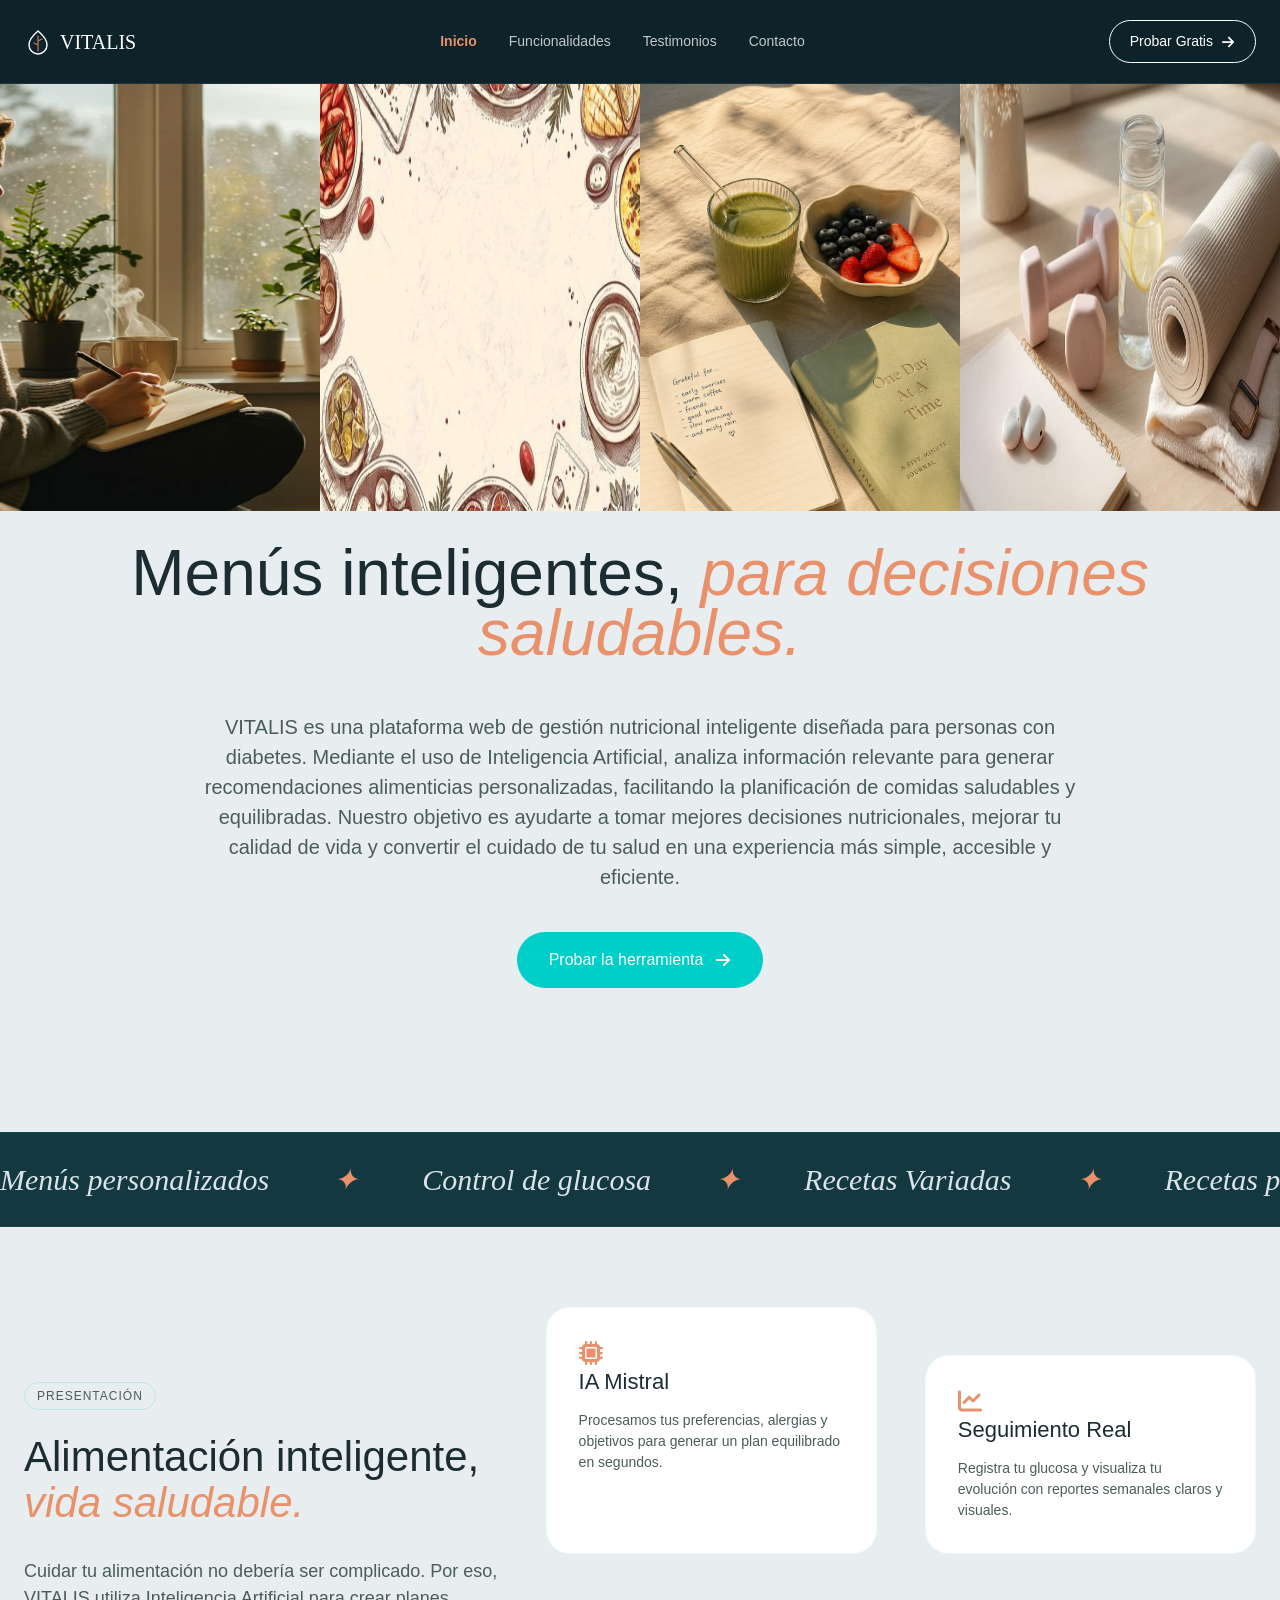
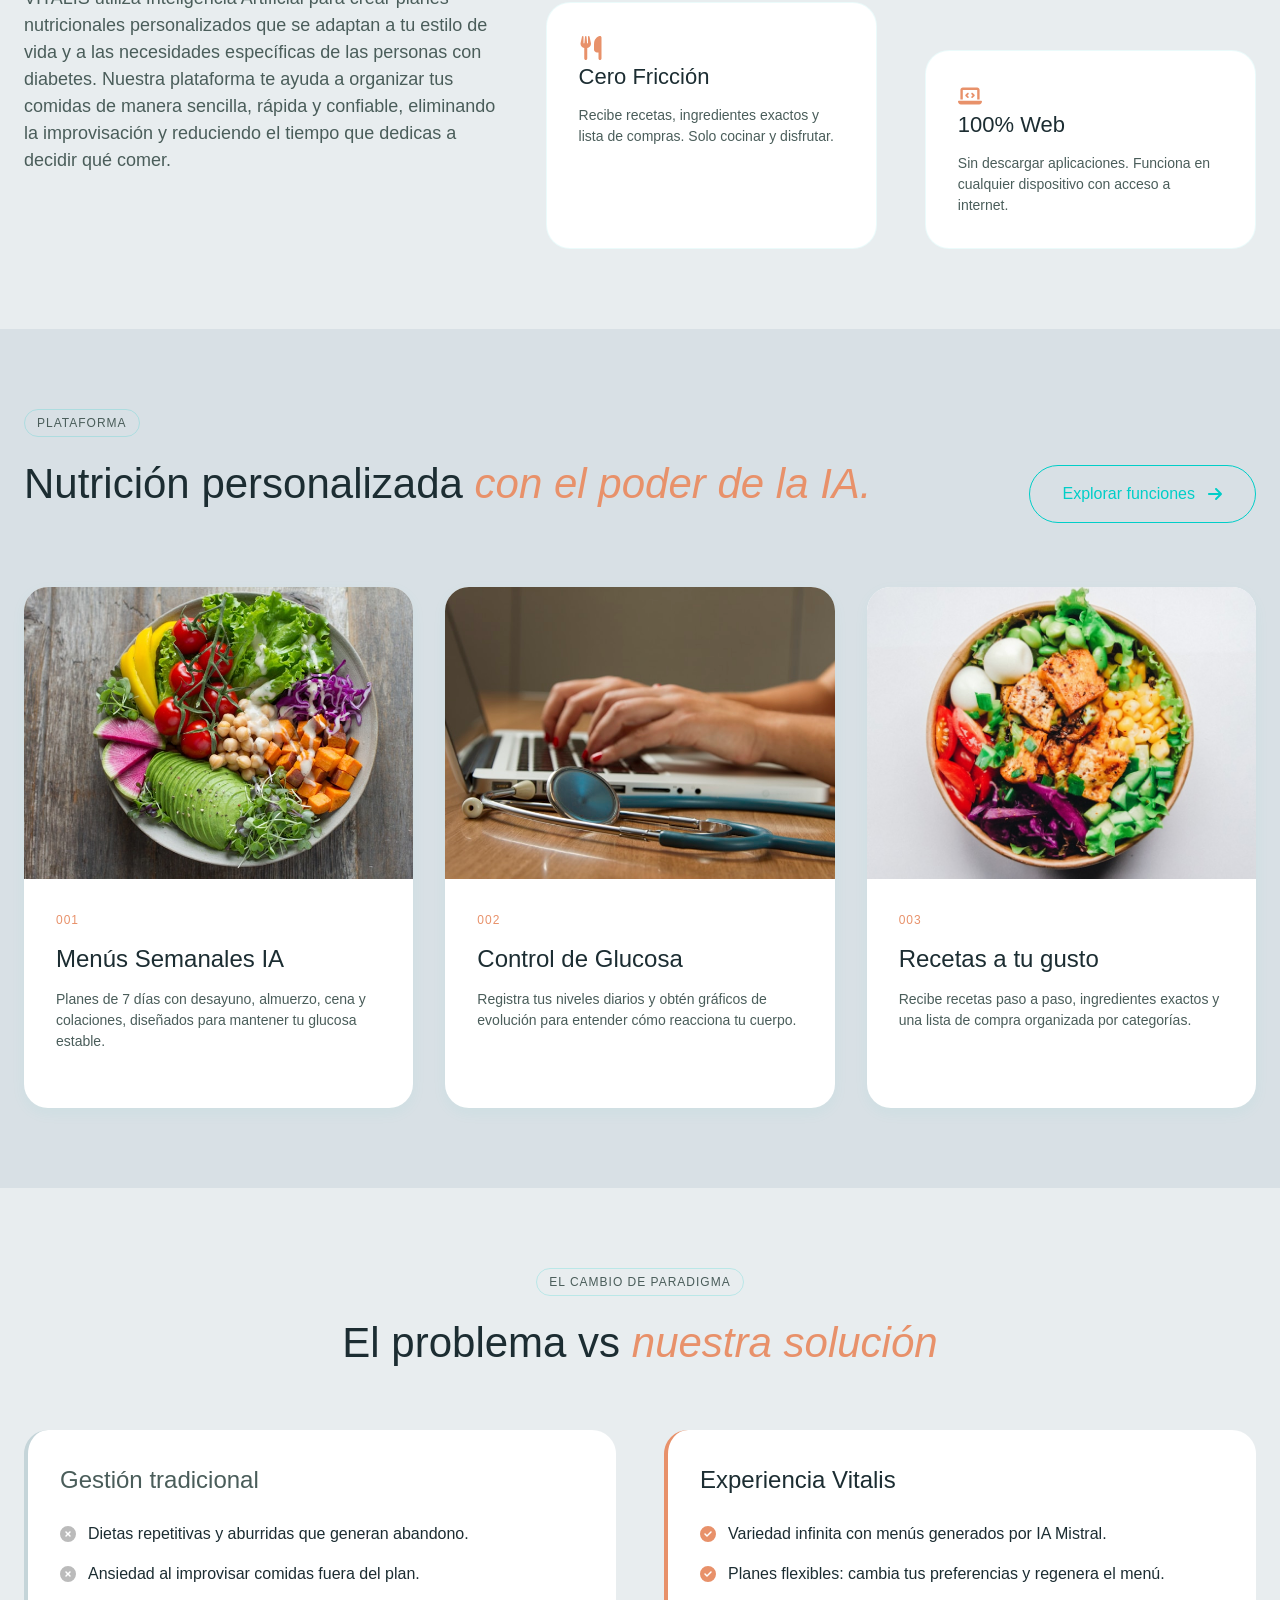
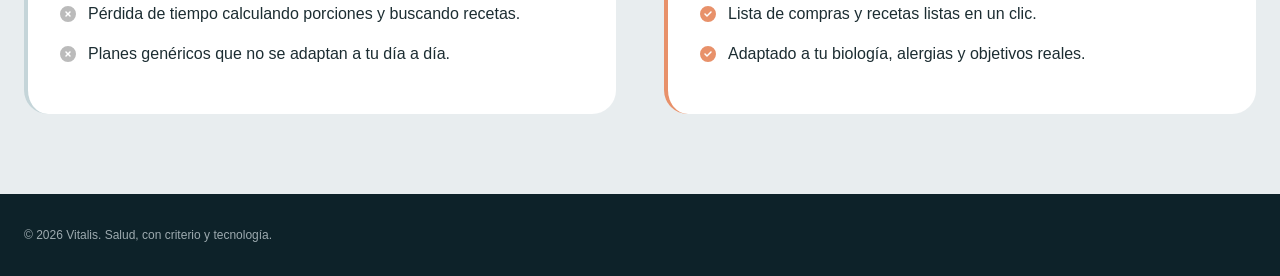
<file: index.html>
<!DOCTYPE html>
<html lang="es">
<head>
<meta charset="UTF-8">
<meta name="viewport" content="width=device-width, initial-scale=1.0">
<title>VITALIS — Gestión Nutricional Inteligente para Diabetes</title>
<link rel="stylesheet" href="estilos/estilos.css">

</head>
<body>

<header class="encabezado">
  <div class="contenedor contenedor-nav">
    <a href="index.html" class="logo">
      <img src="recursos/imagenes/iconos/logo/logo.svg" width="28" height="28" alt="Vitalis">
      <span class="fuente-serif">VITALIS</span>
    </a>
    <nav class="enlaces-nav">
      <a href="index.html" class="activa">Inicio</a>
      <a href="paginas/servicios.html">Funcionalidades</a>
      <a href="paginas/testimonios.html">Testimonios</a>
      <a href="paginas/contacto.html">Contacto</a>
    </nav>
    <a href="paginas/demo.html" class="boton-iniciar-sesion">Probar Gratis <img src="recursos/imagenes/iconos/header/i-arrow-right-header.svg" width="14" height="14" alt="→"></a>
  </div>
</header>

<section class="heroe">
  <div class="carrusel">
      <div class="carrusel__track">
        <!-- copia 1 -->
        <img src="recursos/imagenes/1131177631445539191.jfif" alt="">
        <img src="recursos/imagenes/descargar (1).jfif" alt="">
        <img src="recursos/imagenes/descargar (2).jfif" alt="">
        <img src="recursos/imagenes/Simple Online Income Ideas.jfif" alt="">
        <img src="recursos/imagenes/Unlocking the Mysteries of Spiritual Healing Through the Power of Mediums.jfif" alt="">
        <!-- copia 2 (idéntica, para el bucle sin corte) -->
        <img src="recursos/imagenes/1131177631445539191.jfif" alt="">
        <img src="recursos/imagenes/descargar (1).jfif" alt="">
        <img src="recursos/imagenes/descargar (2).jfif" alt="">
        <img src="recursos/imagenes/Simple Online Income Ideas.jfif" alt="">
        <img src="recursos/imagenes/Unlocking the Mysteries of Spiritual Healing Through the Power of Mediums.jfif" alt="">
      </div>
    </div>

  <div class="contenedor">
    <div class="heroe-titulo">
      <h1>Menús inteligentes, <em>para decisiones saludables.</em></h1>
    </div>

    <div class="heroe-texto">
      <p>VITALIS es una plataforma web de gestión nutricional inteligente diseñada para personas con diabetes. Mediante el uso de Inteligencia Artificial, analiza información relevante para generar recomendaciones alimenticias personalizadas, facilitando la planificación de comidas saludables y equilibradas. Nuestro objetivo es ayudarte a tomar mejores decisiones nutricionales, mejorar tu calidad de vida y convertir el cuidado de tu salud en una experiencia más simple, accesible y eficiente.</p>
    </div>

    <div class="grupo-botones">
      <a href="paginas/demo.html" class="boton boton-primario"><span>Probar la herramienta</span><img src="recursos/imagenes/iconos/primario/i-arrow-right-primary.svg" width="16" height="16" alt="→"></a>

    </div>

  </div>
</section>

<div class="seccion-marquee">
  <div class="marquee">
    <span>Menús personalizados</span><span class="estrella">✦</span><span>Control de glucosa</span><span class="estrella">✦</span><span>Recetas Variadas</span><span class="estrella">✦</span><span>Recetas paso a paso</span><span class="estrella">✦</span>
    <span>Menús personalizados</span><span class="estrella">✦</span><span>Control de glucosa</span><span class="estrella">✦</span><span>Recetas Variadas</span><span class="estrella">✦</span><span>Recetas paso a paso</span><span class="estrella">✦</span>
  </div>
</div>

<section>
  <div class="contenedor malla-2 malla-2--filosofia">
    <div>
      <div class="pastilla">Presentación</div>
      <h2>Alimentación inteligente, <br><em>vida saludable.</em></h2>
      <p class="parrafo-filosofia mt-32">Cuidar tu alimentación no debería ser complicado. Por eso, VITALIS utiliza Inteligencia Artificial para crear planes nutricionales personalizados que se adaptan a tu estilo de vida y a las necesidades específicas de las personas con diabetes. Nuestra plataforma te ayuda a organizar tus comidas de manera sencilla, rápida y confiable, eliminando la improvisación y reduciendo el tiempo que dedicas a decidir qué comer.</p>
    </div>
    <div class="malla-2">
      <div class="tarjeta"><img src="recursos/imagenes/iconos/arcilla/i-microchip-arcilla.svg" width="24" height="24" alt="IA"><h3>IA Mistral</h3><p>Procesamos tus preferencias, alergias y objetivos para generar un plan equilibrado en segundos.</p></div>
      <div class="tarjeta desplazado-top"><img src="recursos/imagenes/iconos/arcilla/i-chart-line-arcilla.svg" width="24" height="24" alt="Seguimiento"><h3>Seguimiento Real</h3><p>Registra tu glucosa y visualiza tu evolución con reportes semanales claros y visuales.</p></div>
      <div class="tarjeta"><img src="recursos/imagenes/iconos/arcilla/i-utensils-arcilla.svg" width="24" height="24" alt="Recetas"><h3>Cero Fricción</h3><p>Recibe recetas, ingredientes exactos y lista de compras. Solo cocinar y disfrutar.</p></div>
      <div class="tarjeta desplazado-top"><img src="recursos/imagenes/iconos/arcilla/i-laptop-code-arcilla.svg" width="24" height="24" alt="Web"><h3>100% Web</h3><p>Sin descargar aplicaciones. Funciona en cualquier dispositivo con acceso a internet.</p></div>
    </div>
  </div>
</section>

<section class="fondo-crema">
  <div class="contenedor">
    <div class="cabecera-flex">
      <div>
        <div class="pastilla">Plataforma</div>
        <h2>Nutrición personalizada <em>con el poder de la IA.</em></h2>
      </div>
      <a href="paginas/servicios.html" class="boton boton-borde-bosque">Explorar funciones <img src="recursos/imagenes/iconos/bosque/i-arrow-right-bosque.svg" width="16" height="16" alt="→"></a>
    </div>
    <div class="malla-3">
      <article class="tarjeta-servicio">
        <div class="envoltura-img"><img src="recursos/imagenes/menus-ia.jpg" alt="Menús IA"></div>
        <div class="cuerpo-servicio">
          <div class="num-servicio">001</div>
          <h3>Menús Semanales IA</h3>
          <p>Planes de 7 días con desayuno, almuerzo, cena y colaciones, diseñados para mantener tu glucosa estable.</p>
        </div>
      </article>
      <article class="tarjeta-servicio">
        <div class="envoltura-img"><img src="recursos/imagenes/heroe-gestion-diabetes.jpg" alt="Control Glucosa"></div>
        <div class="cuerpo-servicio">
          <div class="num-servicio">002</div>
          <h3>Control de Glucosa</h3>
          <p>Registra tus niveles diarios y obtén gráficos de evolución para entender cómo reacciona tu cuerpo.</p>
        </div>
      </article>
      <article class="tarjeta-servicio">
        <div class="envoltura-img"><img src="recursos/imagenes/alimentos-saludables.jpg" alt="Listas de compra"></div>
        <div class="cuerpo-servicio">
          <div class="num-servicio">003</div>
          <h3>Recetas a tu gusto</h3>
          <p>Recibe recetas paso a paso, ingredientes exactos y una lista de compra organizada por categorías.</p>
        </div>
      </article>
    </div>
  </div>
</section>

<section>
  <div class="contenedor texto-centrado mb-64">
    <div class="pastilla">El cambio de paradigma</div>
    <h2>El problema vs <em>nuestra solución</em></h2>
  </div>
  <div class="contenedor malla-2">
    <div class="tarjeta-comparativa">
      <h3 class="ic-tenue-titulo">Gestión tradicional</h3>
      <ul>
        <li><img src="recursos/imagenes/iconos/tenue/i-times-circle-tenue.svg" width="16" height="16" alt="✗"> Dietas repetitivas y aburridas que generan abandono.</li>
        <li><img src="recursos/imagenes/iconos/tenue/i-times-circle-tenue.svg" width="16" height="16" alt="✗"> Ansiedad al improvisar comidas fuera del plan.</li>
        <li><img src="recursos/imagenes/iconos/tenue/i-times-circle-tenue.svg" width="16" height="16" alt="✗"> Pérdida de tiempo calculando porciones y buscando recetas.</li>
        <li><img src="recursos/imagenes/iconos/tenue/i-times-circle-tenue.svg" width="16" height="16" alt="✗"> Planes genéricos que no se adaptan a tu día a día.</li>
      </ul>
    </div>
    <div class="tarjeta-comparativa activa">
      <h3>Experiencia Vitalis</h3>
      <ul>
        <li><img src="recursos/imagenes/iconos/arcilla/i-check-circle-arcilla.svg" width="16" height="16" alt="✓"> Variedad infinita con menús generados por IA Mistral.</li>
        <li><img src="recursos/imagenes/iconos/arcilla/i-check-circle-arcilla.svg" width="16" height="16" alt="✓"> Planes flexibles: cambia tus preferencias y regenera el menú.</li>
        <li><img src="recursos/imagenes/iconos/arcilla/i-check-circle-arcilla.svg" width="16" height="16" alt="✓"> Lista de compras y recetas listas en un clic.</li>
        <li><img src="recursos/imagenes/iconos/arcilla/i-check-circle-arcilla.svg" width="16" height="16" alt="✓"> Adaptado a tu biología, alergias y objetivos reales.</li>
      </ul>
    </div>
  </div>
</section>

<footer class="pie-pagina">
  <div class="contenedor contenedor-pie">
    <div>© 2026 Vitalis. Salud, con criterio y tecnología.</div>

  </div>
</footer>

</body>
</html>
</file>
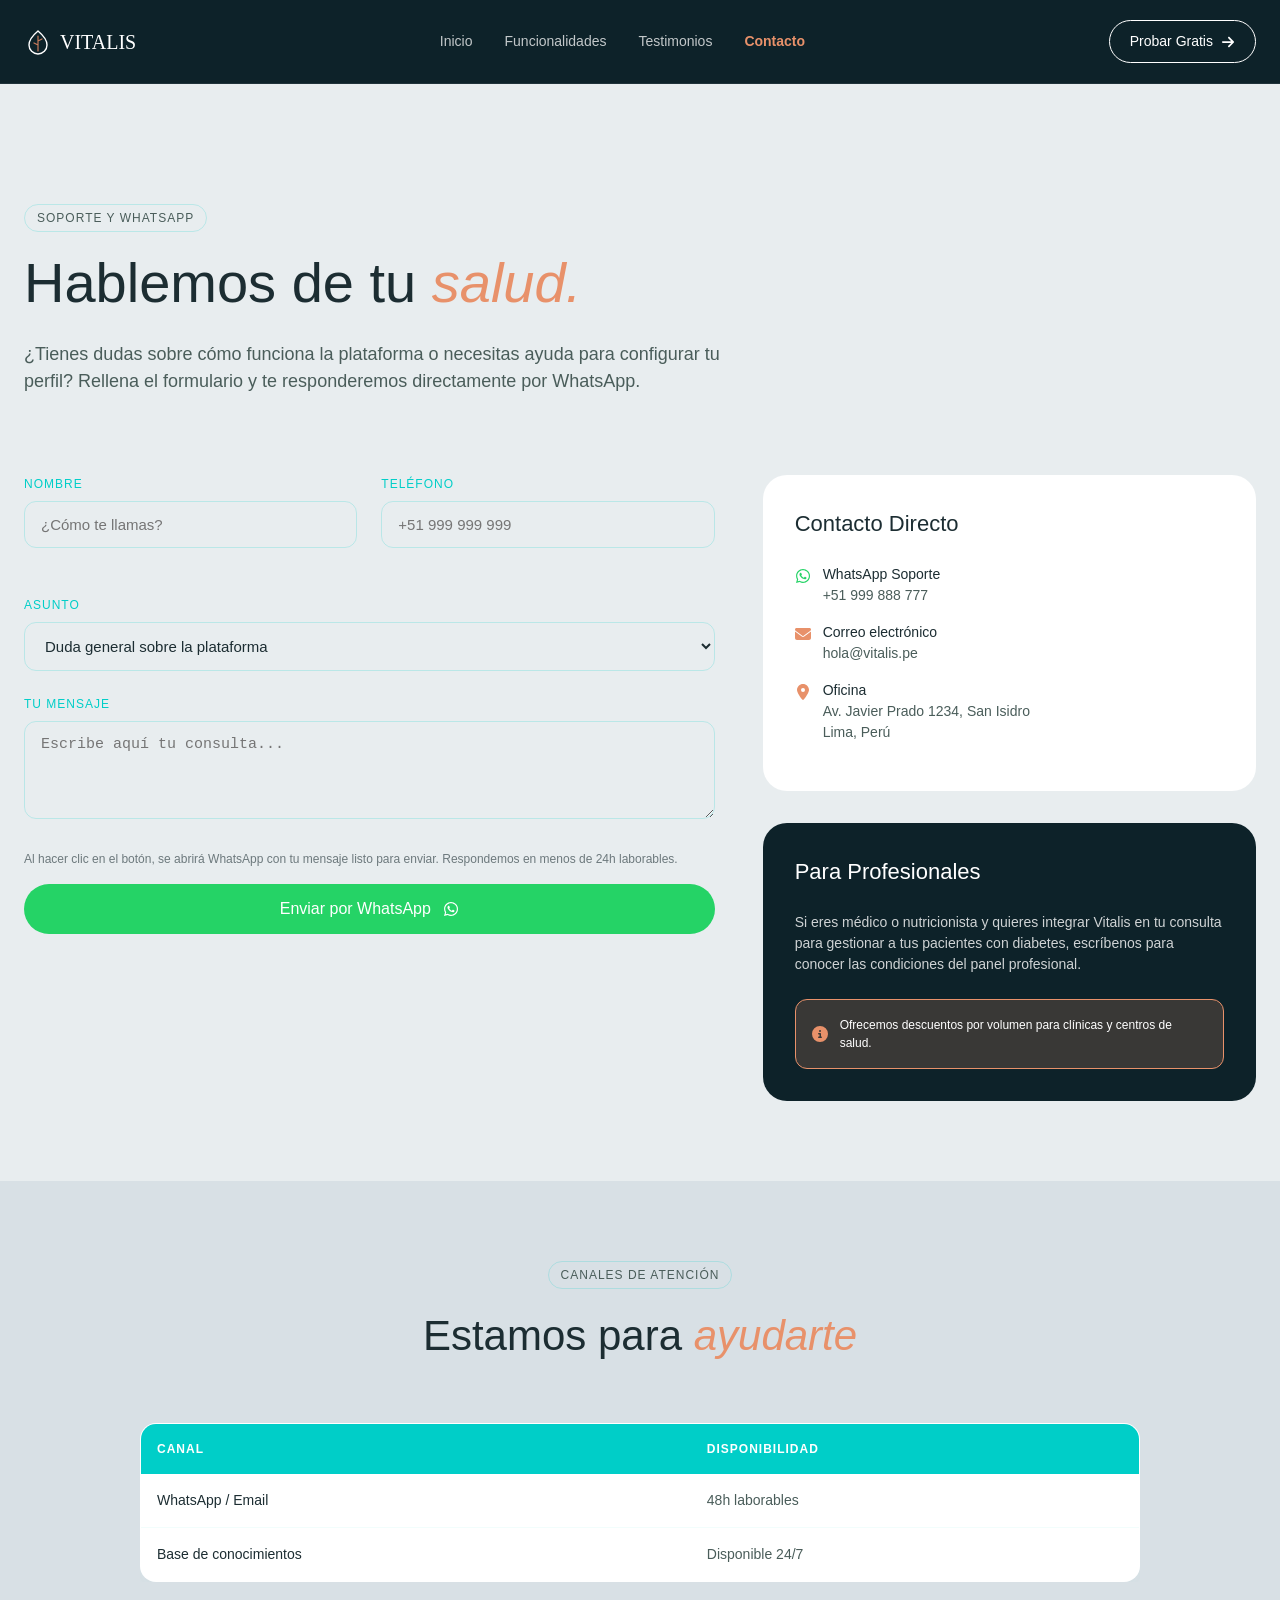
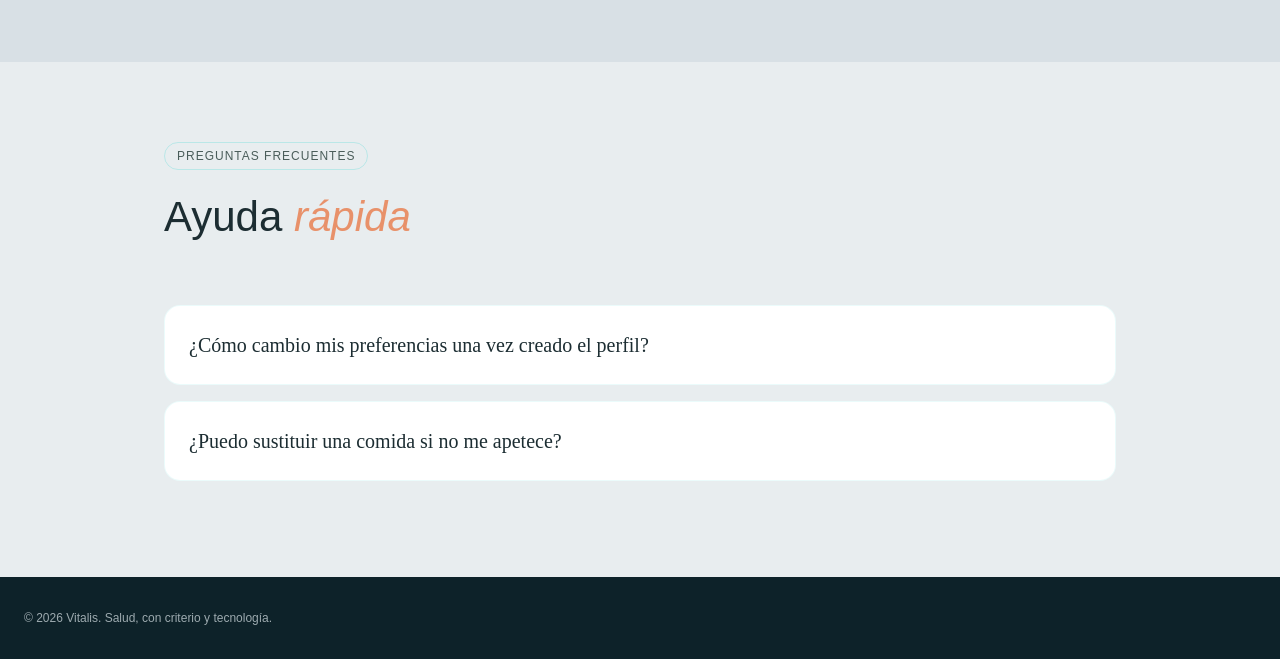
<file: paginas/contacto.html>
<!DOCTYPE html>
<html lang="es">
<head>
<meta charset="UTF-8">
<meta name="viewport" content="width=device-width, initial-scale=1.0">
<title>Contacto — VITALIS</title>
<link rel="stylesheet" href="../estilos/estilos.css">

</head>
<body>

<header class="encabezado">
  <div class="contenedor contenedor-nav">
    <a href="../index.html" class="logo">
      <img src="../recursos/imagenes/iconos/logo/logo.svg" width="28" height="28" alt="Vitalis">
      <span class="fuente-serif">VITALIS</span>
    </a>
    <nav class="enlaces-nav">
      <a href="../index.html">Inicio</a>
      <a href="servicios.html">Funcionalidades</a>
      <a href="testimonios.html">Testimonios</a>
      <a href="contacto.html" class="activa">Contacto</a>
    </nav>
    <a href="demo.html" class="boton-iniciar-sesion">Probar Gratis <img src="../recursos/imagenes/iconos/header/i-arrow-right-header.svg" width="14" height="14" alt="→"></a>
  </div>
</header>

<section class="pagina-heroe">
  <div class="contenedor">
    <div class="pastilla">Soporte y WhatsApp</div>
    <h1>Hablemos de tu <em>salud.</em></h1>
    <p>¿Tienes dudas sobre cómo funciona la plataforma o necesitas ayuda para configurar tu perfil? Rellena el formulario y te responderemos directamente por WhatsApp.</p>
  </div>
</section>

<section class="seccion--sin-top">
  <div class="contenedor malla-2 malla-2--contacto">
    <div>
      <form action="https://wa.me/51999888777" method="GET" target="_blank">
        <input type="hidden" name="text" value="Hola, tengo una consulta sobre Vitalis:">
        <div class="malla-2 malla-2--form">
          <div class="formulario-grupo">
            <label class="formulario-etiqueta">Nombre</label>
            <input type="text" name="nombre" required class="formulario-entrada" placeholder="¿Cómo te llamas?">
          </div>
          <div class="formulario-grupo">
            <label class="formulario-etiqueta">Teléfono</label>
            <input type="tel" name="telefono" required class="formulario-entrada" placeholder="+51 999 999 999">
          </div>
        </div>
        <div class="formulario-grupo">
          <label class="formulario-etiqueta">Asunto</label>
          <select name="asunto" class="formulario-entrada">
            <option>Duda general sobre la plataforma</option>
            <option>Soporte técnico con mi cuenta</option>
            <option>Información para profesionales</option>
            <option>Otro</option>
          </select>
        </div>
        <div class="formulario-grupo">
          <label class="formulario-etiqueta">Tu mensaje</label>
          <textarea name="mensaje" rows="4" required class="formulario-entrada" placeholder="Escribe aquí tu consulta..."></textarea>
        </div>
        <p class="nota-formulario">Al hacer clic en el botón, se abrirá WhatsApp con tu mensaje listo para enviar. Respondemos en menos de 24h laborables.</p>
        <button type="submit" class="boton boton-wa boton-bloque">Enviar por WhatsApp <img src="../recursos/imagenes/iconos/brands/i-whatsapp-white.svg" width="16" height="16" alt="WhatsApp"></button>
      </form>
    </div>
    <div>
      <div class="caja-contacto">
        <h3>Contacto Directo</h3>
        <div class="item-contacto">
          <img src="../recursos/imagenes/iconos/brands/i-whatsapp.svg" width="16" height="16" alt="WhatsApp">
          <div><strong>WhatsApp Soporte</strong><a href="https://wa.me/51999888777" target="_blank">+51 999 888 777</a></div>
        </div>
        <div class="item-contacto">
          <img src="../recursos/imagenes/iconos/arcilla/i-envelope-arcilla.svg" width="16" height="16" alt="Email">
          <div><strong>Correo electrónico</strong><a href="mailto:hola@vitalis.pe">hola@vitalis.pe</a></div>
        </div>
        <div class="item-contacto">
          <img src="../recursos/imagenes/iconos/arcilla/i-map-marker-alt-arcilla.svg" width="16" height="16" alt="Ubicación">
          <div><strong>Oficina</strong>Av. Javier Prado 1234, San Isidro<br>Lima, Perú</div>
        </div>
      </div>
      <div class="caja-profesional">
        <h3>Para Profesionales</h3>
        <p>Si eres médico o nutricionista y quieres integrar Vitalis en tu consulta para gestionar a tus pacientes con diabetes, escríbenos para conocer las condiciones del panel profesional.</p>
        <div class="caja-aviso">
          <img src="../recursos/imagenes/iconos/arcilla/i-info-circle-arcilla.svg" width="16" height="16" alt="Info">
          <span>Ofrecemos descuentos por volumen para clínicas y centros de salud.</span>
        </div>
      </div>
    </div>
  </div>
</section>

<section class="fondo-crema">
  <div class="contenedor texto-centrado mb-64">
    <div class="pastilla">Canales de Atención</div>
    <h2>Estamos para <em>ayudarte</em></h2>
  </div>
  <div class="tabla-contenedor">
    <table>
      <tr><th>Canal</th><th>Disponibilidad</th></tr>
      <tr><td class="td-etiqueta">WhatsApp / Email</td><td>48h laborables</td></tr>
      <tr><td class="td-etiqueta">Base de conocimientos</td><td>Disponible 24/7</td></tr>
    </table>
  </div>
</section>

<section>
  <div class="contenedor contenedor--1000">
    <div class="mb-64">
      <div class="pastilla">Preguntas Frecuentes</div>
      <h2>Ayuda <em>rápida</em></h2>
    </div>
    <details class="elemento-faq">
      <summary>¿Cómo cambio mis preferencias una vez creado el perfil?</summary>
      <p>Puedes acceder a "Ajustes de Perfil" en tu dashboard en cualquier momento. Al modificar una preferencia (como una nueva alergia), la IA Mistral recalculará automáticamente tu próximo menú semanal para asegurar que se ajuste a tus nuevas necesidades sin comprometer el equilibrio glucémico.</p>
    </details>
    <details class="elemento-faq">
      <summary>¿Puedo sustituir una comida si no me apetece?</summary>
      <p>Sí. Junto a cada plato del menú hay un botón de "Sustituir". Al pulsarlo, la IA generará tres alternativas con un perfil nutricional idéntico (mismos carbohidratos, calorías e índice glucémico) para que elijas la que más te apetezca ese día sin alterar tu control glucémico.</p>
    </details>
  </div>
</section>

<footer class="pie-pagina">
  <div class="contenedor contenedor-pie">
    <div>© 2026 Vitalis. Salud, con criterio y tecnología.</div>

  </div>
</footer>

</body>
</html>
</file>
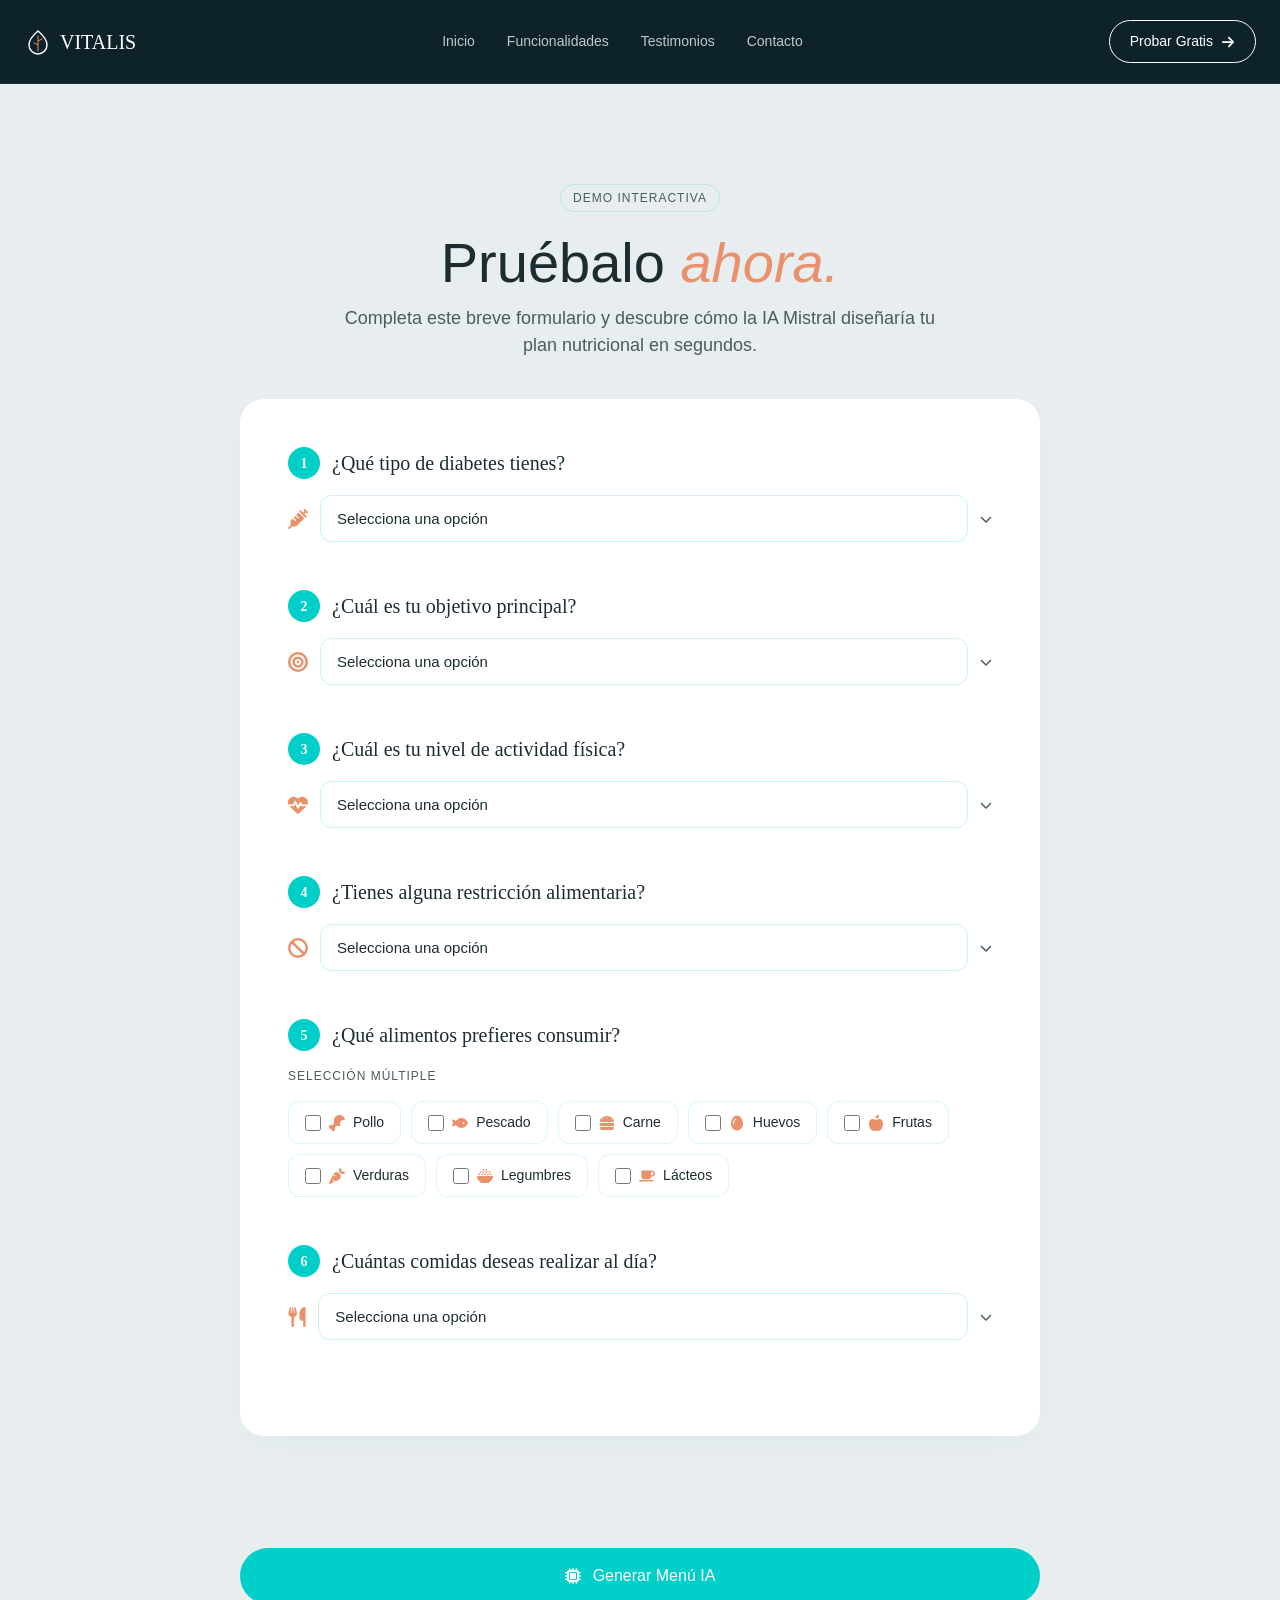
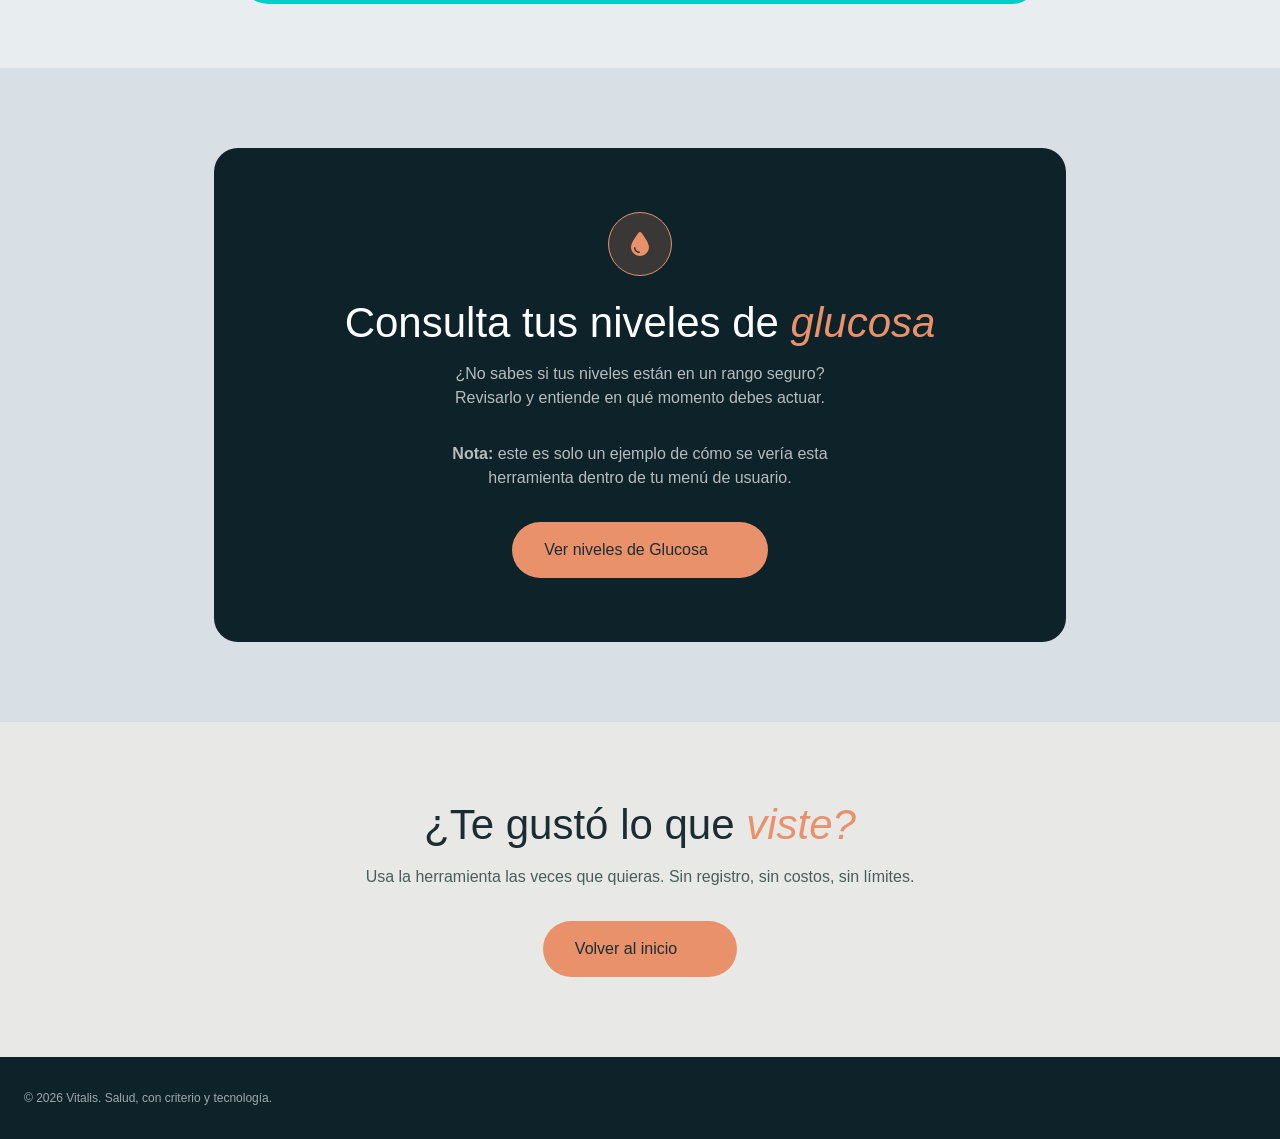
<file: paginas/demo.html>
<!DOCTYPE html>
<html lang="es">
<head>
<meta charset="UTF-8">
<meta name="viewport" content="width=device-width, initial-scale=1.0">
<title>Demo IA — VITALIS</title>
<link rel="stylesheet" href="../estilos/estilos.css">

</head>
<body>

<header class="encabezado">
  <div class="contenedor contenedor-nav">
    <a href="../index.html" class="logo">
      <img src="../recursos/imagenes/iconos/logo/logo.svg" width="28" height="28" alt="Vitalis">
      <span class="fuente-serif">VITALIS</span>
    </a>
    <nav class="enlaces-nav">
      <a href="../index.html">Inicio</a>
      <a href="servicios.html">Funcionalidades</a>
      <a href="testimonios.html">Testimonios</a>
      <a href="contacto.html">Contacto</a>
    </nav>
    <a href="demo.html" class="boton-iniciar-sesion">Probar Gratis <img src="../recursos/imagenes/iconos/header/i-arrow-right-header.svg" width="14" height="14" alt="→"></a>
  </div>
</header>

<!-- INICIO: Hero demo IA -->
<section class="demo-hero">
  <div class="contenedor">
    <div class="pastilla">Demo Interactiva</div>
    <h1>Pruébalo <em>ahora.</em></h1>
    <p>Completa este breve formulario y descubre cómo la IA Mistral diseñaría tu plan nutricional en segundos.</p>
  </div>
</section>
<!-- FIN: Hero demo IA -->

<!-- INICIO: Formulario generador menú IA -->
<section class="seccion--sin-top">
  <div class="contenedor">
    <form class="demo-contenedor" action="#" method="POST" id="demo-form">

      <!-- pregunta 1 -->
      <div class="demo-seccion">
        <p class="demo-titulo-seccion"><span class="num-seccion">1</span> ¿Qué tipo de diabetes tienes?</p>
        <div class="demo-select-wrapper">
          <img src="../recursos/imagenes/iconos/arcilla/i-syringe-arcilla.svg" width="20" height="20" alt="Diabetes">
          <select name="diabetes" required>
            <option value="" disabled selected>Selecciona una opción</option>
            <option value="1">Tipo 1</option>
            <option value="2">Tipo 2</option>
            <option value="pre">Prediabetes</option>
          </select>
          <img src="../recursos/imagenes/iconos/default/i-chevron-down.svg" width="12" height="12" alt="▼">
        </div>
      </div>

      <!-- pregunta 2 -->
      <div class="demo-seccion">
        <p class="demo-titulo-seccion"><span class="num-seccion">2</span> ¿Cuál es tu objetivo principal?</p>
        <div class="demo-select-wrapper">
          <img src="../recursos/imagenes/iconos/arcilla/i-bullseye-arcilla.svg" width="20" height="20" alt="Objetivo">
          <select name="objetivo" required>
            <option value="" disabled selected>Selecciona una opción</option>
            <option value="glucosa">Controlar mi glucosa</option>
            <option value="perder">Perder peso</option>
            <option value="mantener">Mantener mi peso</option>
            <option value="habitos">Mejorar hábitos</option>
          </select>
          <img src="../recursos/imagenes/iconos/default/i-chevron-down.svg" width="12" height="12" alt="▼">
        </div>
      </div>

      <!-- pregunta 3 -->
      <div class="demo-seccion">
        <p class="demo-titulo-seccion"><span class="num-seccion">3</span> ¿Cuál es tu nivel de actividad física?</p>
        <div class="demo-select-wrapper">
          <img src="../recursos/imagenes/iconos/arcilla/i-heart-pulse-arcilla.svg" width="20" height="20" alt="Actividad">
          <select name="actividad" required>
            <option value="" disabled selected>Selecciona una opción</option>
            <option value="bajo">Bajo — Sedentario</option>
            <option value="moderado">Moderado — 2-3 días/semana</option>
            <option value="alto">Alto — 4+ días/semana</option>
          </select>
          <img src="../recursos/imagenes/iconos/default/i-chevron-down.svg" width="12" height="12" alt="▼">
        </div>
      </div>

      <!-- pregunta 4 -->
      <div class="demo-seccion">
        <p class="demo-titulo-seccion"><span class="num-seccion">4</span> ¿Tienes alguna restricción alimentaria?</p>
        <div class="demo-select-wrapper">
          <img src="../recursos/imagenes/iconos/arcilla/i-ban-arcilla.svg" width="20" height="20" alt="Restricción">
          <select name="restriccion" required>
            <option value="" disabled selected>Selecciona una opción</option>
            <option value="ninguna">Ninguna</option>
            <option value="sin-azucar">Sin azúcar</option>
            <option value="sin-lactosa">Sin lactosa</option>
            <option value="sin-gluten">Sin gluten</option>
            <option value="vegetariano">Vegetariano</option>
            <option value="otra">Otra</option>
          </select>
          <img src="../recursos/imagenes/iconos/default/i-chevron-down.svg" width="12" height="12" alt="▼">
        </div>
      </div>

      <!-- pregunta 5 -->
      <div class="demo-seccion">
        <p class="demo-titulo-seccion"><span class="num-seccion">5</span> ¿Qué alimentos prefieres consumir?</p>
        <p class="demo-leyenda">Selección múltiple</p>
        <div class="demo-checkbox-grid">
          <label class="demo-checkbox-item">
            <input type="checkbox" name="alimentos" value="pollo">
            <img src="../recursos/imagenes/iconos/arcilla/i-drumstick-bite-arcilla.svg" width="16" height="16" alt="Pollo">
            <h4>Pollo</h4>
          </label>
          <label class="demo-checkbox-item">
            <input type="checkbox" name="alimentos" value="pescado">
            <img src="../recursos/imagenes/iconos/arcilla/i-fish-arcilla.svg" width="16" height="16" alt="Pescado">
            <h4>Pescado</h4>
          </label>
          <label class="demo-checkbox-item">
            <input type="checkbox" name="alimentos" value="carne">
            <img src="../recursos/imagenes/iconos/arcilla/i-burger-arcilla.svg" width="16" height="16" alt="Carne">
            <h4>Carne</h4>
          </label>
          <label class="demo-checkbox-item">
            <input type="checkbox" name="alimentos" value="huevos">
            <img src="../recursos/imagenes/iconos/arcilla/i-egg-arcilla.svg" width="16" height="16" alt="Huevos">
            <h4>Huevos</h4>
          </label>
          <label class="demo-checkbox-item">
            <input type="checkbox" name="alimentos" value="frutas">
            <img src="../recursos/imagenes/iconos/arcilla/i-apple-whole-arcilla.svg" width="16" height="16" alt="Frutas">
            <h4>Frutas</h4>
          </label>
          <label class="demo-checkbox-item">
            <input type="checkbox" name="alimentos" value="verduras">
            <img src="../recursos/imagenes/iconos/arcilla/i-carrot-arcilla.svg" width="16" height="16" alt="Verduras">
            <h4>Verduras</h4>
          </label>
          <label class="demo-checkbox-item">
            <input type="checkbox" name="alimentos" value="legumbres">
            <img src="../recursos/imagenes/iconos/arcilla/i-bowl-rice-arcilla.svg" width="16" height="16" alt="Legumbres">
            <h4>Legumbres</h4>
          </label>
          <label class="demo-checkbox-item">
            <input type="checkbox" name="alimentos" value="lacteos">
            <img src="../recursos/imagenes/iconos/arcilla/i-mug-saucer-arcilla.svg" width="16" height="16" alt="Lácteos">
            <h4>Lácteos</h4>
          </label>
        </div>
      </div>

      <!-- pregunta 6 -->
      <div class="demo-seccion demo-seccion--ultima">
        <p class="demo-titulo-seccion"><span class="num-seccion">6</span> ¿Cuántas comidas deseas realizar al día?</p>
        <div class="demo-select-wrapper">
          <img src="../recursos/imagenes/iconos/arcilla/i-utensils-arcilla.svg" width="20" height="20" alt="Comidas">
          <select name="comidas" required>
            <option value="" disabled selected>Selecciona una opción</option>
            <option value="3">3 comidas</option>
            <option value="4">4 comidas</option>
            <option value="5">5 comidas</option>
            <option value="6">6 comidas</option>
          </select>
          <img src="../recursos/imagenes/iconos/default/i-chevron-down.svg" width="12" height="12" alt="▼">
        </div>
      </div>

    </form>
  </div>
</section>
<!-- FIN: Formulario generador menú IA -->

<!-- INICIO: Conector + resultado menú IA -->
<details class="demo-details" id="demo-details">
  <!--
    <details> crea un bloque expandible/colapsable.
    <summary> es su título visible; al hacer clic se abre o cierra.
    El JS (demo.js) lo abre automáticamente al generar el menú.
  -->
<summary class="boton boton-primario boton-bloque" id="ia-generar">
  <img src="../recursos/imagenes/iconos/primario/i-microchip-primary.svg" width="16" height="16" alt="IA">
  Generar Menú IA
</summary>

<!-- conector animado -->
<div class="demo-conector" id="ia-conector">
  <div class="conector-icono"><img src="../recursos/imagenes/iconos/primario/i-microchip-primary.svg" width="24" height="24" alt="IA"></div>
  <div class="conector-texto">IA Mistral Procesando</div>
  <div class="conector-subtexto">Variables analizadas en segundos</div>
</div>

<!-- resultado / preview -->
<section class="seccion--sin-top">
  <div class="contenedor">
    <div class="demo-resultado" id="ia-resultado" hidden>
      <textarea id="ia-texto-menu" class="ia-textarea-menu" rows="18" readonly
        placeholder="Tu menú personalizado aparecerá aquí..."></textarea>
    </div>
  </div>
</section>

</details>
<!-- FIN: Conector + resultado menú IA -->



<section class="seccion-glucosa">
  <div class="contenedor contenedor--900">
    <div class="bloque-cta">
      <div class="bloque-cta__icono"><img src="../recursos/imagenes/iconos/arcilla/i-droplet-arcilla.svg" width="24" height="24" alt="Glucosa"></div>
      <h2>Consulta tus niveles de <em>glucosa</em></h2>
      <p>¿No sabes si tus niveles están en un rango seguro? Revisarlo y entiende en qué momento debes actuar.</p>
      <p><strong>Nota:</strong> este es solo un ejemplo de cómo se vería esta herramienta dentro de tu menú de usuario.</p>
      <a href="glucosa.html" class="boton boton-arcilla">Ver niveles de Glucosa <img src="../recursos/imagenes/iconos/arcilla/i-arrow-right-arcilla.svg" width="16" height="16" alt="→"></a>
    </div>
  </div>
</section>

<!-- cta final -->
<section class="demo-cta-claro">
  <div class="contenedor contenedor--600">
    <h2>¿Te gustó lo que <em>viste?</em></h2>
    <p class="cta-texto">Usa la herramienta las veces que quieras. Sin registro, sin costos, sin límites.</p>
    <a href="../index.html" class="boton boton-arcilla">Volver al inicio <img src="../recursos/imagenes/iconos/arcilla/i-arrow-right-arcilla.svg" width="16" height="16" alt="→"></a>
  </div>
</section>

<footer class="pie-pagina">
  <div class="contenedor contenedor-pie">
    <div>© 2026 Vitalis. Salud, con criterio y tecnología.</div>
  </div>
</footer>

<script src="../recursos/js/demo.js"></script>

</body>
</html>
</file>
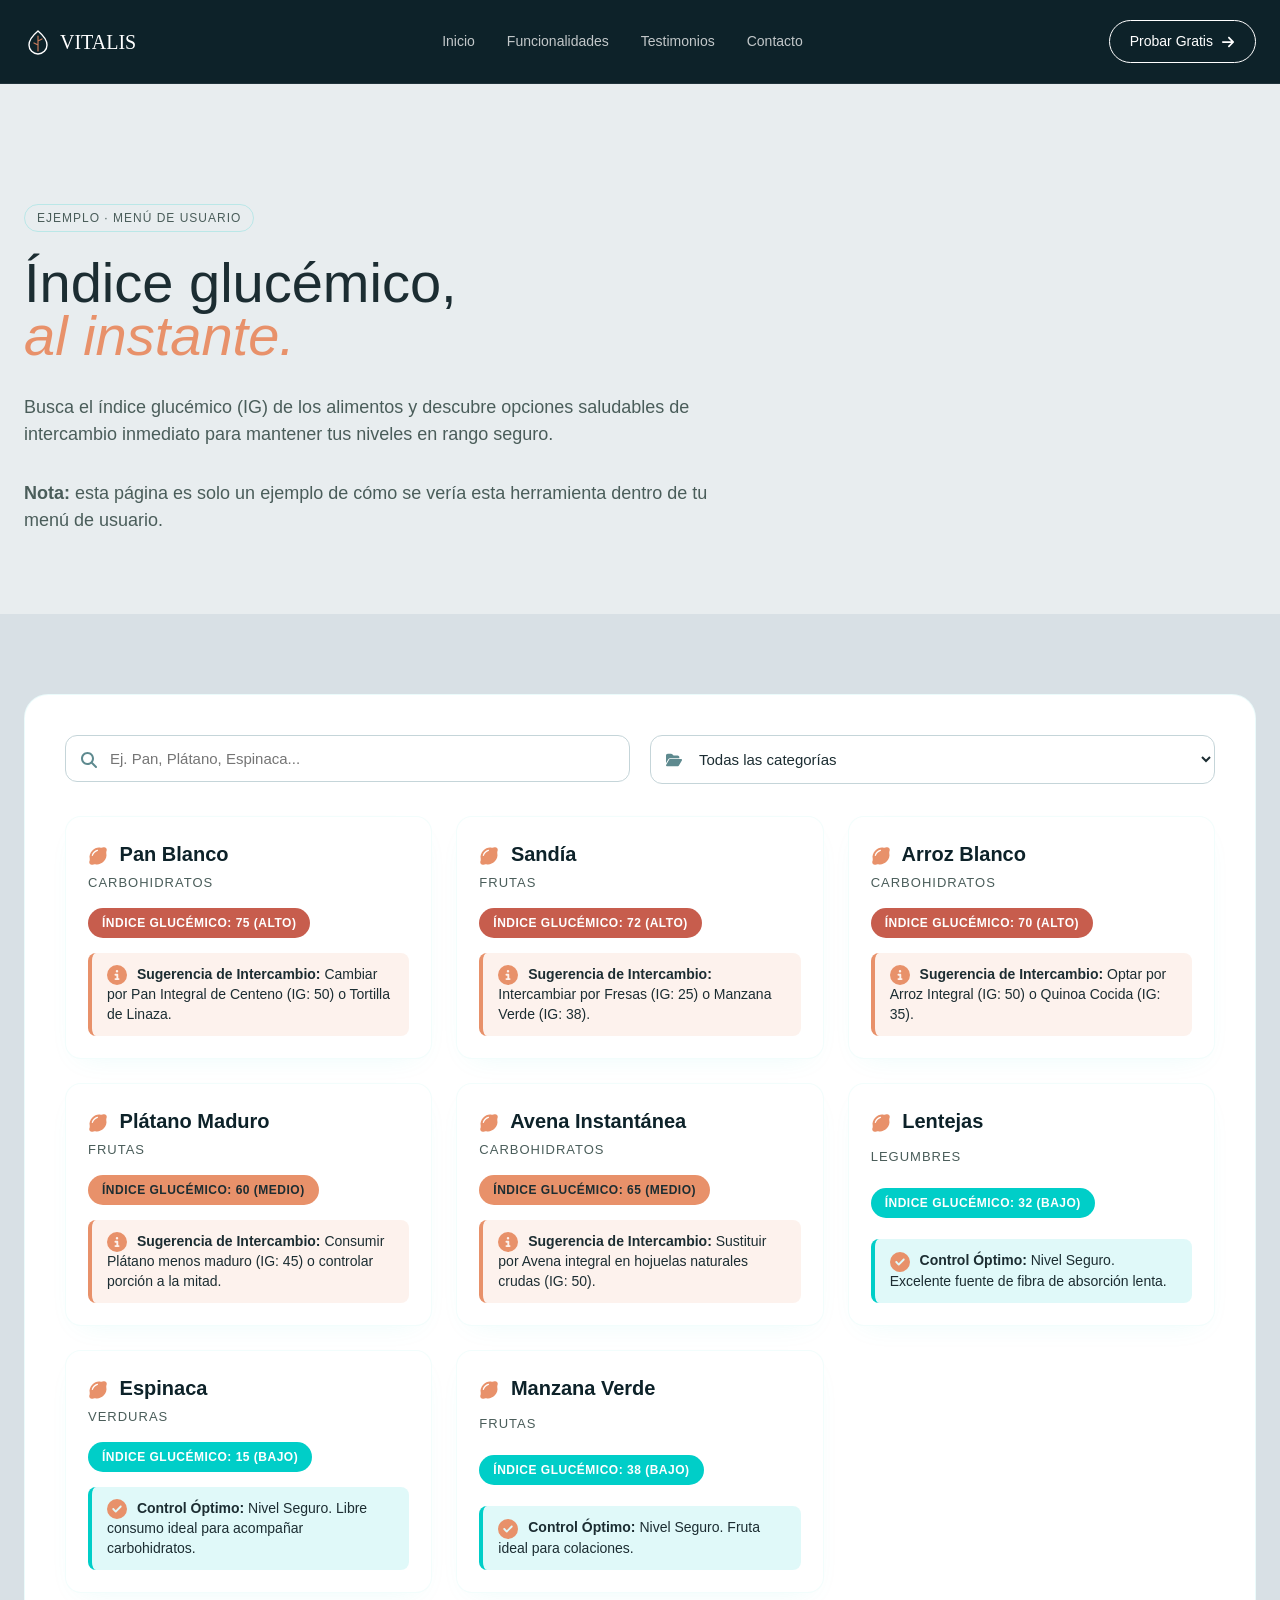
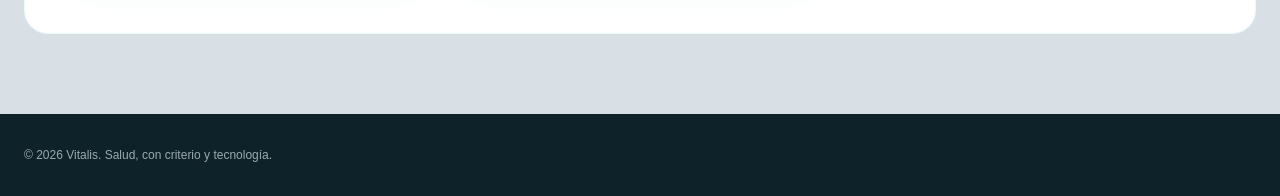
<file: paginas/glucosa.html>
<!DOCTYPE html>
<html lang="es">
<head>
<meta charset="UTF-8">
<meta name="viewport" content="width=device-width, initial-scale=1.0">
<title>Índice Glucémico — VITALIS</title>
<link rel="stylesheet" href="../estilos/estilos.css">

</head>
<body>

<header class="encabezado">
  <div class="contenedor contenedor-nav">
    <a href="../index.html" class="logo">
      <img src="../recursos/imagenes/iconos/logo/logo.svg" width="28" height="28" alt="Vitalis">
      <span class="fuente-serif">VITALIS</span>
    </a>
    <nav class="enlaces-nav">
      <a href="../index.html">Inicio</a>
      <a href="servicios.html">Funcionalidades</a>
      <a href="testimonios.html">Testimonios</a>
      <a href="contacto.html">Contacto</a>
    </nav>
    <a href="demo.html" class="boton-iniciar-sesion">Probar Gratis <img src="../recursos/imagenes/iconos/header/i-arrow-right-header.svg" width="14" height="14" alt="→"></a>
  </div>
</header>

<section class="pagina-heroe">
  <div class="contenedor">
    <div class="pastilla">Ejemplo · Menú de usuario</div>
    <h1>Índice glucémico,<br><em>al instante.</em></h1>
    <p>Busca el índice glucémico (IG) de los alimentos y descubre opciones saludables de intercambio inmediato para mantener tus niveles en rango seguro.</p>
    <p><strong>Nota:</strong> esta página es solo un ejemplo de cómo se vería esta herramienta dentro de tu menú de usuario.</p>
  </div>
</section>

<section class="seccion-glucosa seccion--sin-top">
  <div class="contenedor">
    <div class="glucosa-panel">
      <div class="search-section">
        <span class="input-group">
          <img src="../recursos/imagenes/iconos/default/i-magnifying-glass.svg" width="16" height="16" alt="Buscar" class="input-icon" style="position:absolute;left:16px;top:50%;transform:translateY(-50%);pointer-events:none">
          <input type="text" id="searchInput" placeholder="Ej. Pan, Plátano, Espinaca..." onkeyup="filtrarAlimentos()">
        </span>
        <span class="select-group">
          <img src="../recursos/imagenes/iconos/default/i-folder-open.svg" width="16" height="16" alt="Categoría" class="input-icon" style="position:absolute;left:16px;top:50%;transform:translateY(-50%);pointer-events:none">
          <select id="categorySelect" onchange="filtrarAlimentos()">
            <option value="Todos">Todas las categorías</option>
            <option value="Carbohidratos">Carbohidratos</option>
            <option value="Frutas">Frutas</option>
            <option value="Legumbres">Legumbres</option>
            <option value="Verduras">Verduras</option>
          </select>
        </span>
      </div>
      <div class="results-grid" id="resultsGrid"></div>
    </div>
  </div>
</section>

<footer class="pie-pagina">
  <div class="contenedor contenedor-pie">
    <div>© 2026 Vitalis. Salud, con criterio y tecnología.</div>

  </div>
</footer>

<script src="../recursos/js/glucosa.js"></script>

</body>
</html>
</file>
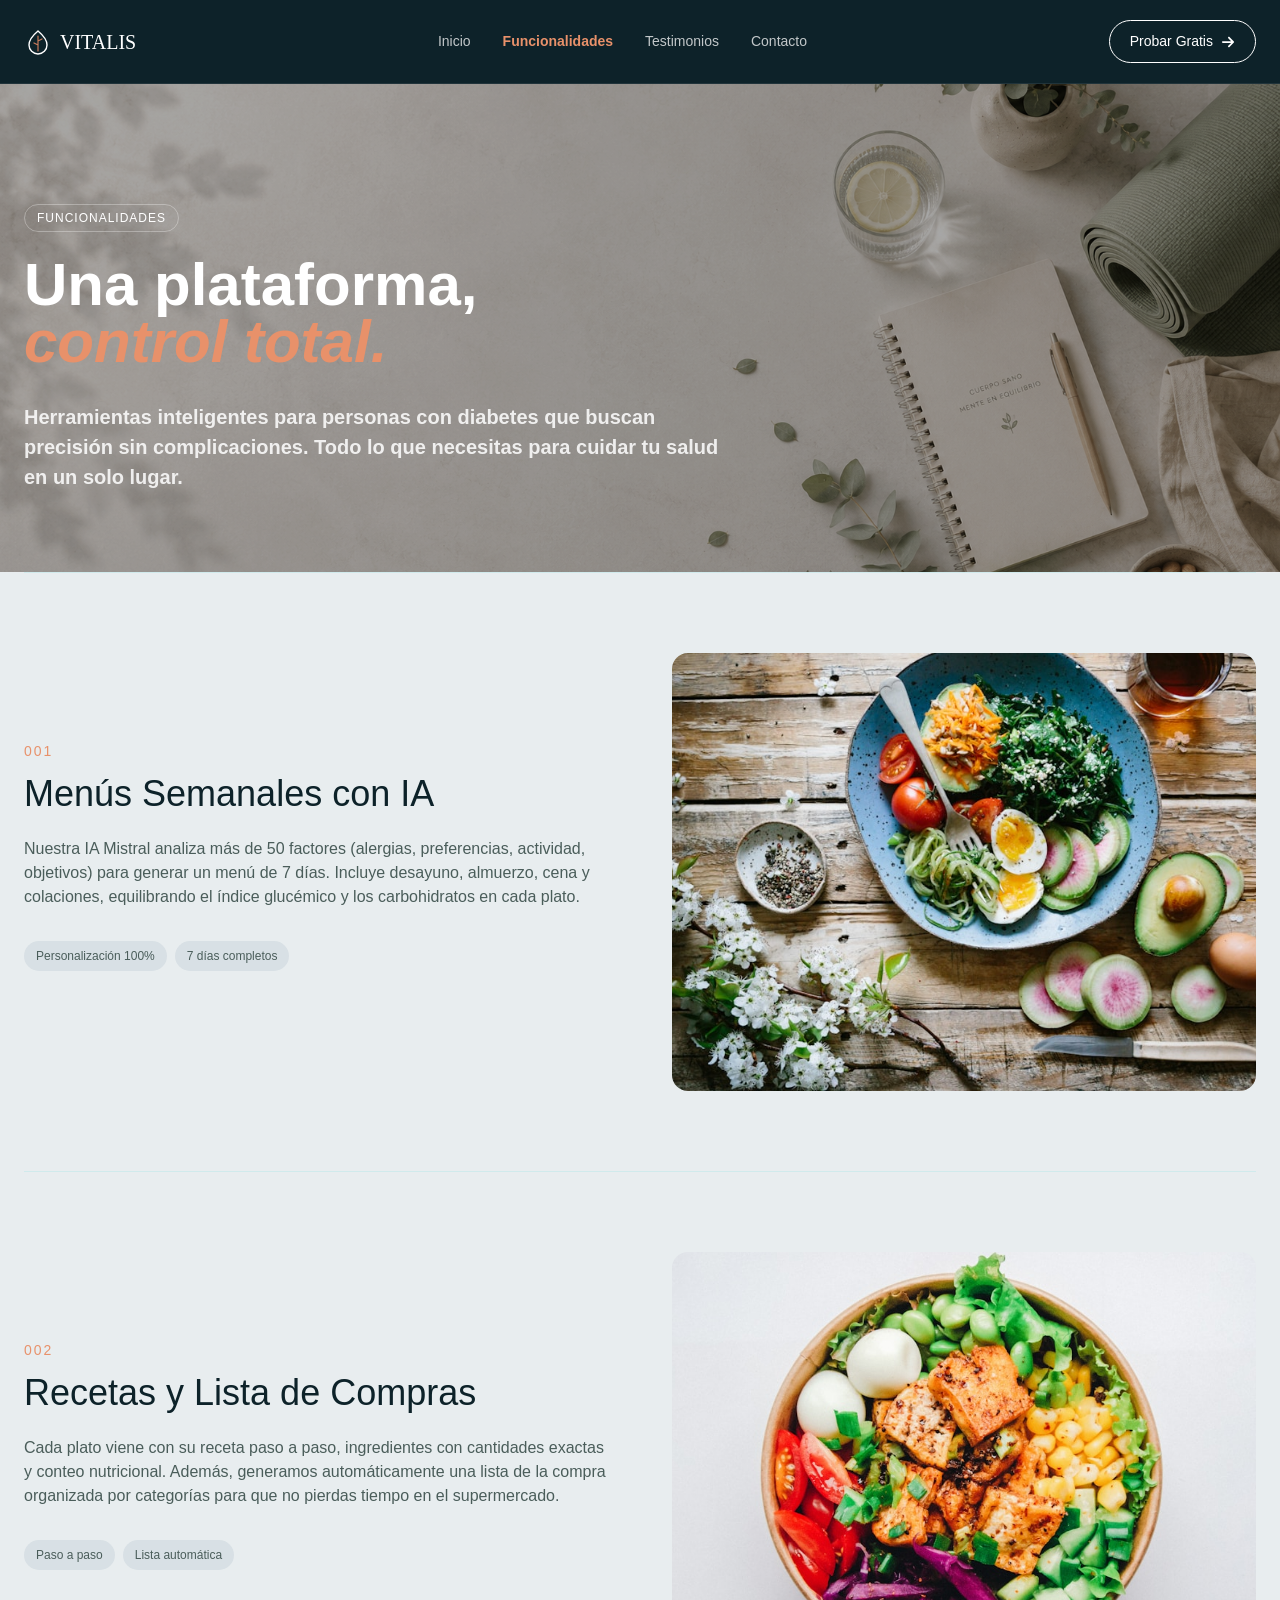
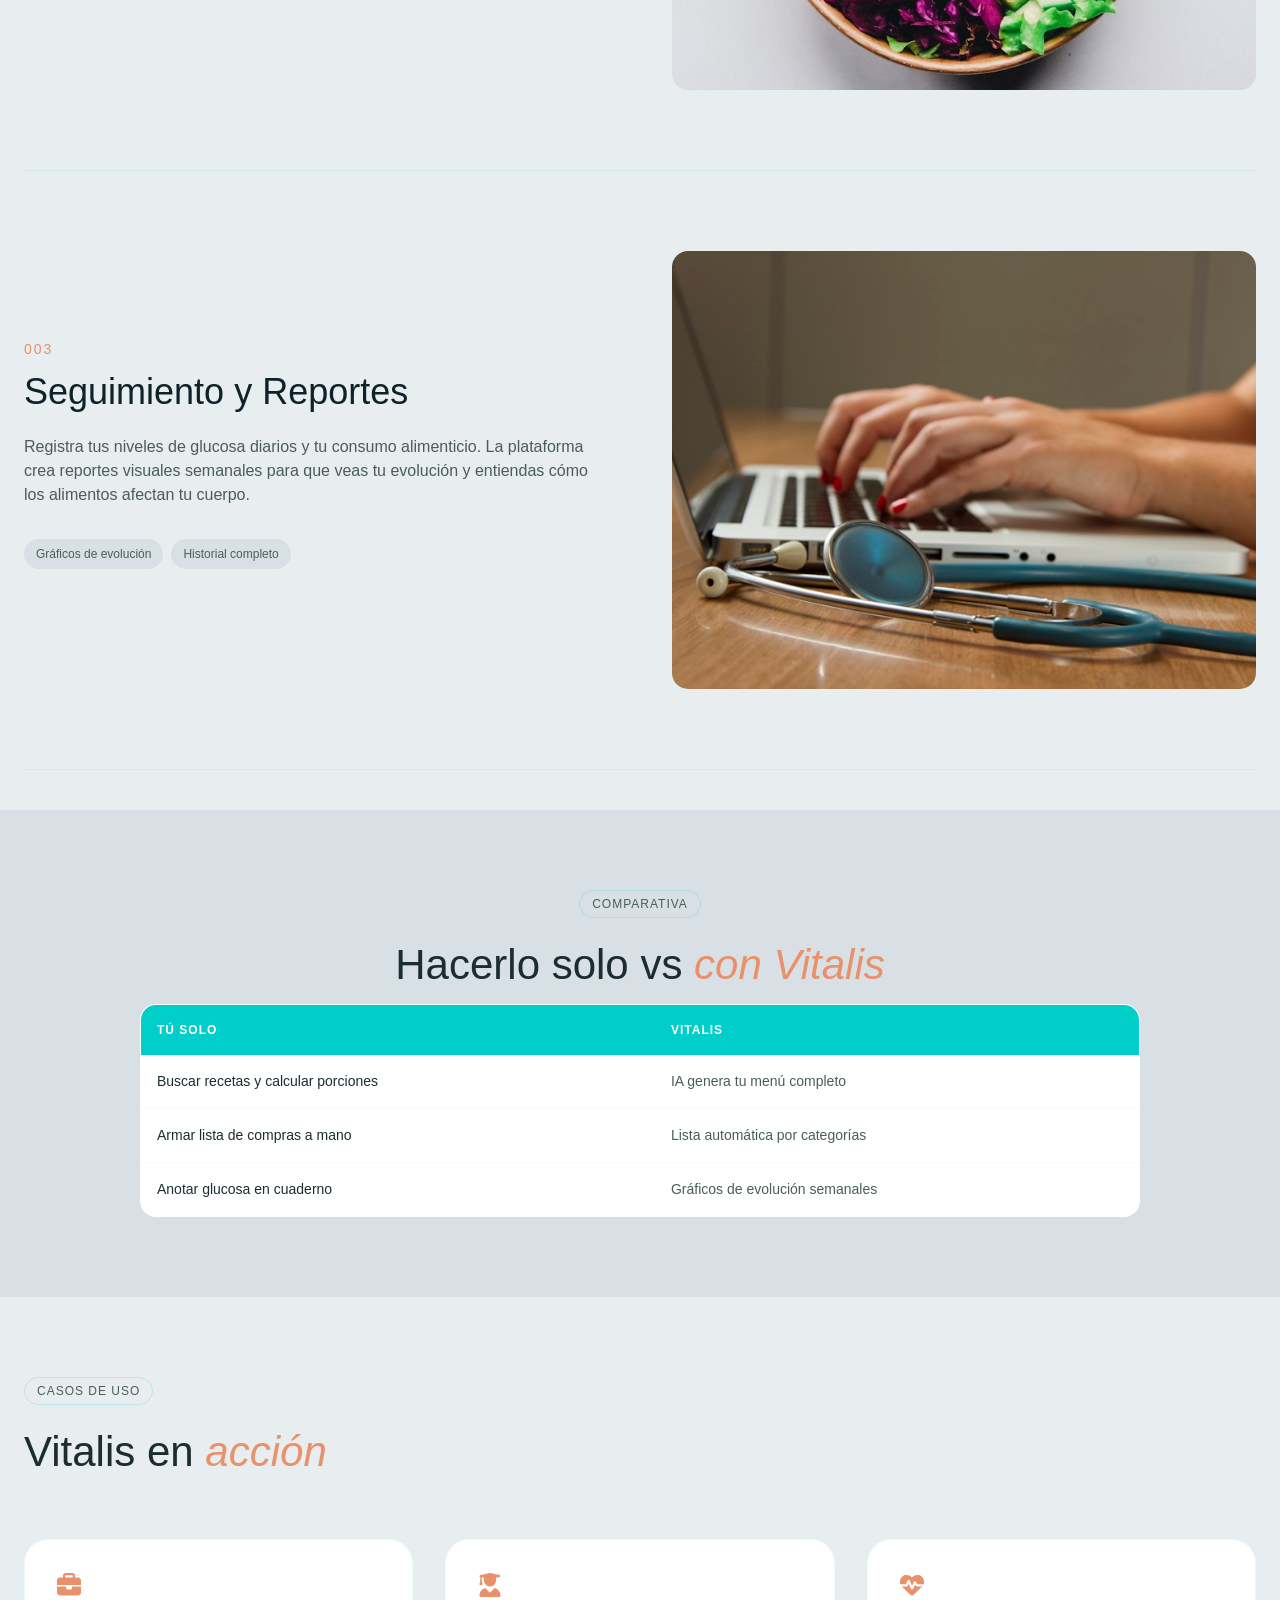
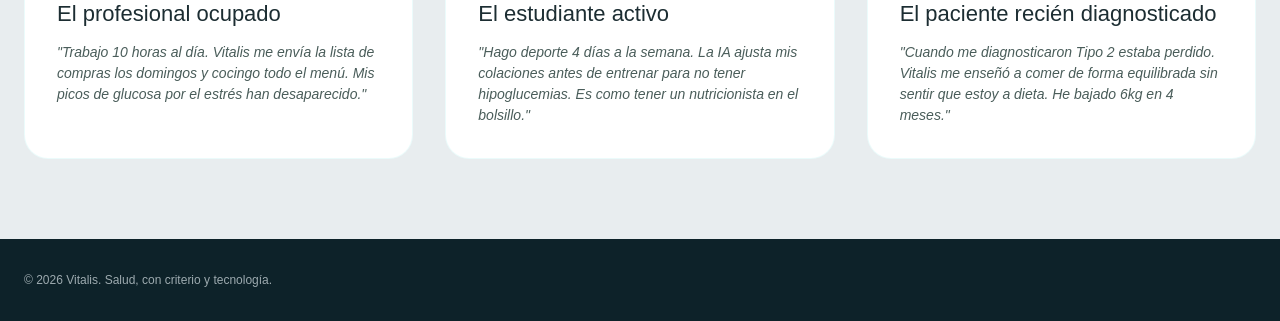
<file: paginas/servicios.html>
<!DOCTYPE html>
<html lang="es">
<head>
<meta charset="UTF-8">
<meta name="viewport" content="width=device-width, initial-scale=1.0">
<title>Funcionalidades — VITALIS</title>
<link rel="stylesheet" href="../estilos/estilos.css">

</head>
<body>

<header class="encabezado">
  <div class="contenedor contenedor-nav">
    <a href="../index.html" class="logo">
      <img src="../recursos/imagenes/iconos/logo/logo.svg" width="28" height="28" alt="Vitalis">
      <span class="fuente-serif">VITALIS</span>
    </a>
    <nav class="enlaces-nav">
      <a href="../index.html">Inicio</a>
      <a href="servicios.html" class="activa">Funcionalidades</a>
      <a href="testimonios.html">Testimonios</a>
      <a href="contacto.html">Contacto</a>
    </nav>
    <a href="demo.html" class="boton-iniciar-sesion">Probar Gratis <img src="../recursos/imagenes/iconos/header/i-arrow-right-header.svg" width="14" height="14" alt="→"></a>
  </div>
</header>

<section class="pagina-heroe pagina-heroe--con-fondo">
  <img src="../recursos/imagenes/ChatGPT%20Image%2021%20jun%202026%2C%2020_52_19.png" alt="" class="pagina-heroe__img">
  <div class="pagina-heroe-overlay"></div>
  <div class="contenedor">
    <div class="pastilla">Funcionalidades</div>
    <h1>Una plataforma,<br><em>control total.</em></h1>
    <p>Herramientas inteligentes para personas con diabetes que buscan precisión sin complicaciones. Todo lo que necesitas para cuidar tu salud en un solo lugar.</p>
  </div>
</section>

<section class="seccion--compacta">
  <div class="contenedor">
    <div class="detalle-servicio">
      <div>
        <div class="num-servicio">001</div>
        <h2>Menús Semanales con IA</h2>
        <p>Nuestra IA Mistral analiza más de 50 factores (alergias, preferencias, actividad, objetivos) para generar un menú de 7 días. Incluye desayuno, almuerzo, cena y colaciones, equilibrando el índice glucémico y los carbohidratos en cada plato.</p>
        <div class="etiquetas">
          <span class="etiqueta">Personalización 100%</span>
          <span class="etiqueta">7 días completos</span>
        </div>
      </div>
      <div class="imagen-servicio"><img src="../recursos/imagenes/comida-saludable.jpg" alt="Menús IA"></div>
    </div>

    <div class="detalle-servicio detalle-servicio--reverso">
      <div class="imagen-servicio"><img src="../recursos/imagenes/alimentos-saludables.jpg" alt="Recetas"></div>
      <div>
        <div class="num-servicio">002</div>
        <h2>Recetas y Lista de Compras</h2>
        <p>Cada plato viene con su receta paso a paso, ingredientes con cantidades exactas y conteo nutricional. Además, generamos automáticamente una lista de la compra organizada por categorías para que no pierdas tiempo en el supermercado.</p>
        <div class="etiquetas">
          <span class="etiqueta">Paso a paso</span>
          <span class="etiqueta">Lista automática</span>
        </div>
      </div>
    </div>

    <div class="detalle-servicio detalle-servicio--borde">
      <div>
        <div class="num-servicio">003</div>
        <h2>Seguimiento y Reportes</h2>
        <p>Registra tus niveles de glucosa diarios y tu consumo alimenticio. La plataforma crea reportes visuales semanales para que veas tu evolución y entiendas cómo los alimentos afectan tu cuerpo.</p>
        <div class="etiquetas">
          <span class="etiqueta">Gráficos de evolución</span>
          <span class="etiqueta">Historial completo</span>
        </div>
      </div>
      <div class="imagen-servicio"><img src="../recursos/imagenes/heroe-gestion-diabetes.jpg" alt="Control Glucosa"></div>
    </div>
  </div>
</section>

<section class="fondo-crema">
  <div class="contenedor texto-centrado">
    <div class="pastilla">Comparativa</div>
    <h2>Hacerlo solo vs <em>con Vitalis</em></h2>
  </div>
  <div class="tabla-contenedor">
    <table>
      <tr><th>Tú solo</th><th>Vitalis</th></tr>
      <tr><td class="td-etiqueta">Buscar recetas y calcular porciones</td><td>IA genera tu menú completo</td></tr>
      <tr><td class="td-etiqueta">Armar lista de compras a mano</td><td>Lista automática por categorías</td></tr>
      <tr><td class="td-etiqueta">Anotar glucosa en cuaderno</td><td>Gráficos de evolución semanales</td></tr>
    </table>
  </div>
</section>

<section>
  <div class="contenedor mb-64">
    <div class="pastilla">Casos de Uso</div>
    <h2>Vitalis en <em>acción</em></h2>
  </div>
  <div class="contenedor malla-3">
    <div class="tarjeta">
      <img src="../recursos/imagenes/iconos/arcilla/i-briefcase-arcilla.svg" width="24" height="24" alt="Profesional">
      <h3>El profesional ocupado</h3>
      <p class="cita-uso">"Trabajo 10 horas al día. Vitalis me envía la lista de compras los domingos y cocingo todo el menú. Mis picos de glucosa por el estrés han desaparecido."</p>
    </div>
    <div class="tarjeta">
      <img src="../recursos/imagenes/iconos/arcilla/i-user-graduate-arcilla.svg" width="24" height="24" alt="Estudiante">
      <h3>El estudiante activo</h3>
      <p class="cita-uso">"Hago deporte 4 días a la semana. La IA ajusta mis colaciones antes de entrenar para no tener hipoglucemias. Es como tener un nutricionista en el bolsillo."</p>
    </div>
    <div class="tarjeta">
      <img src="../recursos/imagenes/iconos/arcilla/i-heart-pulse-arcilla.svg" width="24" height="24" alt="Salud">
      <h3>El paciente recién diagnosticado</h3>
      <p class="cita-uso">"Cuando me diagnosticaron Tipo 2 estaba perdido. Vitalis me enseñó a comer de forma equilibrada sin sentir que estoy a dieta. He bajado 6kg en 4 meses."</p>
    </div>
  </div>
</section>

<footer class="pie-pagina">
  <div class="contenedor contenedor-pie">
    <div>© 2026 Vitalis. Salud, con criterio y tecnología.</div>

  </div>
</footer>

</body>
</html>
</file>
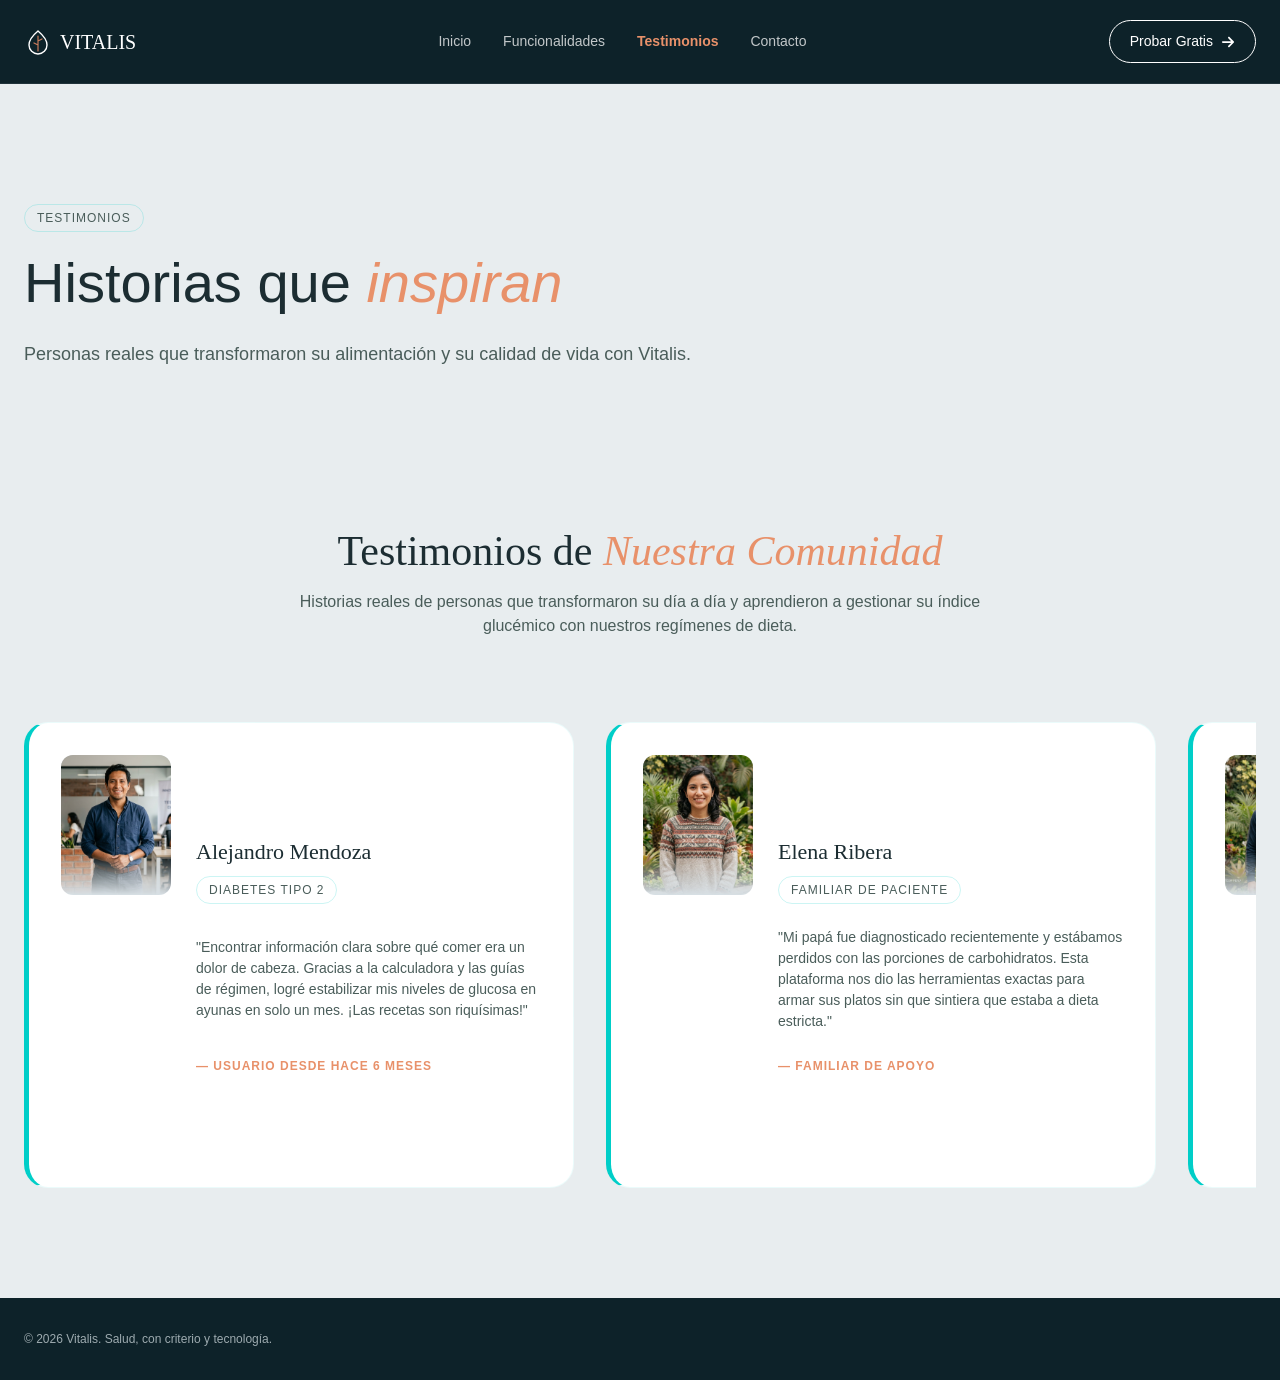
<file: paginas/testimonios.html>
<!DOCTYPE html>
<html lang="es">
<head>
<meta charset="UTF-8">
<meta name="viewport" content="width=device-width, initial-scale=1.0">
<title>Testimonios — VITALIS</title>
<link rel="stylesheet" href="../estilos/estilos.css">

</head>
<body>

<header class="encabezado">
  <div class="contenedor contenedor-nav">
    <a href="../index.html" class="logo">
      <img src="../recursos/imagenes/iconos/logo/logo.svg" width="28" height="28" alt="Vitalis">
      <span class="fuente-serif">VITALIS</span>
    </a>
    <nav class="enlaces-nav">
      <a href="../index.html">Inicio</a>
      <a href="servicios.html">Funcionalidades</a>
      <a href="testimonios.html" class="activa">Testimonios</a>
      <a href="contacto.html">Contacto</a>
    </nav>
    <a href="demo.html" class="boton-iniciar-sesion">Probar Gratis <img src="../recursos/imagenes/iconos/header/i-arrow-right-header.svg" width="14" height="14" alt="→"></a>
  </div>
</header>

<section class="pagina-heroe">
  <div class="contenedor">
    <div class="pastilla">Testimonios</div>
    <h1>Historias que <em>inspiran</em></h1>
    <p>Personas reales que transformaron su alimentación y su calidad de vida con Vitalis.</p>
  </div>
</section>

<section class="seccion-testimonios">
  <div class="contenedor">
    <header class="testimonials-header">
      <h2>Testimonios de <em>Nuestra Comunidad</em></h2>
      <p>Historias reales de personas que transformaron su día a día y aprendieron a gestionar su índice glucémico con nuestros regímenes de dieta.</p>
    </header>

    <div class="testimonials-grid">

      <article class="testimonial-card">
        <figure class="user-avatar">
          <img src="../recursos/imagenes/testimonios/alejandro_mendoza.webp" alt="Alejandro Mendoza">
        </figure>
        <section class="testimonial-content">
          <header class="user-info">
            <hgroup>
              <h3>Alejandro Mendoza</h3>
              <span class="user-tag">Diabetes Tipo 2</span>
            </hgroup>
          </header>
          <blockquote>
            "Encontrar información clara sobre qué comer era un dolor de cabeza. Gracias a la calculadora y las guías de régimen, logré estabilizar mis niveles de glucosa en ayunas en solo un mes. ¡Las recetas son riquísimas!"
          </blockquote>
          <cite>— Usuario desde hace 6 meses</cite>
        </section>
      </article>

      <article class="testimonial-card">
        <figure class="user-avatar">
          <img src="../recursos/imagenes/testimonios/elena_ribera.webp" alt="Elena Ribera">
        </figure>
        <section class="testimonial-content">
          <header class="user-info">
            <hgroup>
              <h3>Elena Ribera</h3>
              <span class="user-tag">Familiar de Paciente</span>
            </hgroup>
          </header>
          <blockquote>
            "Mi papá fue diagnosticado recientemente y estábamos perdidos con las porciones de carbohidratos. Esta plataforma nos dio las herramientas exactas para armar sus platos sin que sintiera que estaba a dieta estricta."
          </blockquote>
          <cite>— Familiar de apoyo</cite>
        </section>
      </article>

      <article class="testimonial-card">
        <figure class="user-avatar">
          <img src="../recursos/imagenes/testimonios/carlos_gomez.webp" alt="Carlos Gómez">
        </figure>
        <section class="testimonial-content">
          <header class="user-info">
            <hgroup>
              <h3>Carlos Gómez</h3>
              <span class="user-tag">Diabetes Tipo 1</span>
            </hgroup>
          </header>
          <blockquote>
            "Como deportista con Tipo 1, calcular el impacto de los alimentos en mi glucosa es vital. La precisión con la que explican los regímenes me ha ayudado a planificar mis comidas antes de entrenar de forma segura."
          </blockquote>
          <cite>— Usuario activo</cite>
        </section>
      </article>

      <article class="testimonial-card">
        <figure class="user-avatar">
          <img src="../recursos/imagenes/testimonios/lorena_Espinoza.webp" alt="Lorena Espinoza">
        </figure>
        <section class="testimonial-content">
          <header class="user-info">
            <hgroup>
              <h3>Lorena Espinoza</h3>
              <span class="user-tag">Diabetes Tipo 2</span>
            </hgroup>
          </header>
          <blockquote>
            "A mi edad, cambiar mis hábitos de cocina me parecía una montaña imposible. Pensé que comer sano sería aburrido, pero los menús personalizados me demostraron lo contrario. Mis niveles de azúcar se mantienen estables y volví a disfrutar de la comida sin miedo."
          </blockquote>
          <cite>— Usuaria en tratamiento</cite>
        </section>
      </article>

    </div>
  </div>
</section>

<footer class="pie-pagina">
  <div class="contenedor contenedor-pie">
    <div>© 2026 Vitalis. Salud, con criterio y tecnología.</div>

  </div>
</footer>

</body>
</html>
</file>
<file: estilos/estilos.css>
@charset "UTF-8";
.contenedor {
  max-width: 1400px;
  margin: 0 auto;
  padding: 0 24px;
}

.texto-centrado {
  text-align: center;
}

.fondo-crema {
  background: #D8E0E5;
}

.fuente-serif {
  font-family: Georgia, "Times New Roman", Times, serif;
}

.pastilla {
  display: inline-flex;
  flex-direction: row;
  align-items: center;
  justify-content: flex-start;
  gap: 8px;
  padding: 4px 12px;
  border: 1px solid rgba(0, 206, 200, 0.2);
  border-radius: 999px;
  font-size: 12px;
  letter-spacing: 1px;
  text-transform: uppercase;
  font-weight: 500;
  color: #4A5D5A;
  margin-bottom: 24px;
}

.boton {
  display: inline-flex;
  flex-direction: row;
  align-items: center;
  justify-content: center;
  gap: 12px;
  padding: 16px 32px;
  border-radius: 999px;
  font-weight: 500;
  cursor: pointer;
  border: none;
  font-size: 16px;
  text-decoration: none;
  text-align: center;
}

.boton-primario {
  background: #00CEC8;
  color: #FFFFFF;
}
.boton-primario:hover {
  background: #E8916A;
  color: #1C2D32;
}

.boton-arcilla {
  background: #E8916A;
  color: #1C2D32;
}
.boton-arcilla:hover {
  background: #00CEC8;
  color: #FFFFFF;
}

.boton-wa {
  background: #25D366;
  color: #fff;
}
.boton-wa:hover {
  background: #128C7E;
}

.boton-bloque {
  width: 100%;
}

.boton-cargando {
  pointer-events: none;
  opacity: 0.6;
  cursor: wait;
}

.boton-borde-bosque {
  background: transparent;
  color: #00CEC8;
  border: 1px solid #00CEC8;
}
.boton-borde-bosque:hover {
  background: #00CEC8;
  color: #FFFFFF;
}

.encabezado {
  position: sticky;
  top: 0;
  background: #0D2229;
  border-bottom: 1px solid rgba(255, 255, 255, 0.08);
  padding: 20px 0;
  z-index: 100;
}

.contenedor-nav {
  display: flex;
  flex-direction: row;
  align-items: center;
  justify-content: space-between;
  gap: 0;
}

.logo {
  display: flex;
  flex-direction: row;
  align-items: center;
  justify-content: flex-start;
  gap: 8px;
}

.logo span {
  font-family: Georgia, "Times New Roman", Times, serif;
  font-size: 20px;
  color: #FFFFFF;
}

.enlaces-nav {
  display: flex;
  flex-direction: row;
  align-items: center;
  justify-content: flex-start;
  gap: 32px;
}

.enlaces-nav a {
  font-size: 14px;
  color: rgba(255, 255, 255, 0.75);
}
.enlaces-nav a:hover {
  color: #FFFFFF;
}

.enlaces-nav a.activa {
  color: #E8916A;
  font-weight: 600;
}

.boton-iniciar-sesion {
  display: flex;
  flex-direction: row;
  align-items: center;
  justify-content: flex-start;
  gap: 8px;
  font-size: 14px;
  font-weight: 500;
  padding: 10px 20px;
  border-radius: 999px;
  border: 1px solid #FFFFFF;
  color: #FFFFFF;
}
.boton-iniciar-sesion:hover {
  background: #FFFFFF;
  color: #0D2229;
}

.pie-pagina {
  background: #0D2229;
  color: #DAE4E8;
  padding: 32px 0;
}

.contenedor-pie {
  display: flex;
  flex-direction: row;
  align-items: center;
  justify-content: space-between;
  gap: 0;
  font-size: 12px;
  opacity: 0.7;
}

.malla-2 {
  display: grid;
  grid-template-columns: repeat(2, 1fr);
  gap: 48px;
}

.malla-3 {
  display: grid;
  grid-template-columns: repeat(3, 1fr);
  gap: 32px;
}

.tarjeta {
  background: #FFFFFF;
  border: 1px solid rgba(0, 206, 200, 0.08);
  border-radius: 24px;
  padding: 32px;
}
.tarjeta:hover {
  box-shadow: 0 20px 40px -10px rgba(0, 206, 200, 0.15);
}

.tarjeta h3 {
  font-size: 22px;
  color: #1C2D32;
  font-weight: 500;
  margin-bottom: 12px;
}

.tarjeta p {
  font-size: 14px;
  color: #4A5D5A;
}

.td-etiqueta {
  color: #1C2D32;
  font-weight: 500;
}

.tabla-contenedor {
  max-width: 1000px;
  margin: 0 auto;
  overflow-x: auto;
}

table {
  width: 100%;
  border-collapse: collapse;
  text-align: left;
  background: #FFFFFF;
  border-radius: 16px;
  overflow: hidden;
  box-shadow: 0 10px 30px -15px rgba(0, 206, 200, 0.1);
  border: 1px solid rgba(0, 206, 200, 0.05);
}

table th {
  background: #00CEC8;
  color: #FFFFFF;
  padding: 16px;
  font-size: 12px;
  text-transform: uppercase;
  letter-spacing: 1px;
}

table td {
  padding: 16px;
  font-size: 14px;
  color: #4A5D5A;
  border-bottom: 1px solid rgba(0, 206, 200, 0.05);
}

.contenedor--600 {
  max-width: 600px;
}

.contenedor--900 {
  max-width: 900px;
}

.contenedor--1000 {
  max-width: 1000px;
}

.mt-16 {
  margin-top: 16px;
}

.mt-32 {
  margin-top: 32px;
}

.mt-48 {
  margin-top: 48px;
}

.mb-16 {
  margin-bottom: 16px;
}

.mb-24 {
  margin-bottom: 24px;
}

.mb-32 {
  margin-bottom: 32px;
}

.mb-64 {
  margin-bottom: 64px;
}

.tarjeta-servicio {
  background: #FFFFFF;
  border-radius: 24px;
  overflow: hidden;
  box-shadow: 0 5px 15px rgba(0, 206, 200, 0.05);
  display: flex;
  flex-direction: column;
  align-items: stretch;
  justify-content: flex-start;
  gap: 0;
}

.envoltura-img {
  aspect-ratio: 4/3;
  overflow: hidden;
}

.envoltura-img img {
  width: 100%;
  height: 100%;
  object-fit: cover;
}

.cuerpo-servicio {
  padding: 32px;
  flex-grow: 1;
  display: flex;
  flex-direction: column;
  align-items: stretch;
  justify-content: flex-start;
  gap: 0;
}

.cuerpo-servicio .num-servicio {
  font-size: 12px;
  text-transform: uppercase;
  letter-spacing: 1px;
  color: #E8916A;
  margin-bottom: 12px;
}

.cuerpo-servicio h3 {
  font-size: 24px;
  color: #1C2D32;
  font-weight: 500;
  margin-bottom: 12px;
}

.cuerpo-servicio p {
  font-size: 14px;
  color: #4A5D5A;
  margin-bottom: 24px;
  flex-grow: 1;
}

.cabecera-flex {
  display: flex;
  flex-direction: row;
  align-items: flex-end;
  justify-content: space-between;
  gap: 0;
  flex-wrap: wrap;
  gap: 24px;
  margin-bottom: 64px;
}

.desplazado-top {
  margin-top: 48px;
}

.formulario-grupo {
  margin-bottom: 24px;
}

.formulario-etiqueta {
  display: block;
  font-size: 12px;
  text-transform: uppercase;
  letter-spacing: 1px;
  color: #00CEC8;
  font-weight: 500;
  margin-bottom: 8px;
}

.formulario-entrada {
  width: 100%;
  border: 1px solid rgba(0, 206, 200, 0.2);
  border-radius: 12px;
  outline: none;
}
.formulario-entrada:focus {
  border-color: #E8916A;
}
.formulario-entrada {
  background: transparent;
  padding: 14px 16px;
  font-size: 15px;
  color: #1C2D32;
}

.carrusel {
  overflow: hidden;
  aspect-ratio: 3/1;
}

.carrusel__track {
  display: flex;
  width: max-content;
  height: 100%;
  animation: scroll-carrusel 20s linear infinite;
}

.carrusel__track img {
  height: 100%;
  width: 25vw;
  max-width: none;
  flex-shrink: 0;
}

.seccion-marquee {
  padding: 24px 0;
  background: #133840;
  border-top: 1px solid rgba(0, 206, 200, 0.1);
  border-bottom: 1px solid rgba(0, 206, 200, 0.1);
  overflow: hidden;
}

.marquee {
  display: flex;
  gap: 64px;
  white-space: nowrap;
  font-family: Georgia, "Times New Roman", Times, serif;
  font-size: 30px;
  font-style: italic;
  color: #DAE4E8;
  animation: slide 40s linear infinite;
}

.estrella {
  color: #E8916A;
}

@keyframes slide {
  to {
    transform: translateX(-50%);
  }
}
@keyframes scroll-carrusel {
  from {
    transform: translateX(0);
  }
  to {
    transform: translateX(-50%);
  }
}
.demo-hero {
  padding: 100px 0 40px;
  text-align: center;
}

.demo-hero h1 {
  margin-bottom: 16px;
}

.demo-hero p {
  font-size: 18px;
  color: #4A5D5A;
  max-width: 600px;
  margin: 0 auto;
}

.demo-contenedor,
.demo-resultado {
  max-width: 800px;
  margin: 0 auto;
  background: #FFFFFF;
  border-radius: 24px;
  padding: 48px;
  box-shadow: 0 10px 30px -15px rgba(0, 206, 200, 0.1);
}

.demo-leyenda {
  font-size: 12px;
  text-transform: uppercase;
  letter-spacing: 1px;
  color: #4A5D5A;
  margin-bottom: 16px;
}

.demo-seccion {
  border: none;
  margin-bottom: 24px;
  padding-bottom: 24px;
}

.demo-seccion--ultima {
  border-bottom: none;
}

.demo-titulo-seccion {
  font-family: Georgia, "Times New Roman", Times, serif;
  font-size: 20px;
  color: #1C2D32;
  margin-bottom: 16px;
  display: flex;
  flex-direction: row;
  align-items: center;
  justify-content: flex-start;
  gap: 12px;
}

.num-seccion {
  width: 32px;
  height: 32px;
  border-radius: 50%;
  display: flex;
  flex-direction: row;
  align-items: center;
  justify-content: center;
  gap: 0;
  flex-shrink: 0;
  background: #00CEC8;
  color: #FFFFFF;
  font-size: 14px;
  font-weight: 600;
}

.demo-details {
  max-width: 800px;
  margin: 32px auto 64px;
}

.demo-details summary {
  cursor: pointer;
  list-style: none;
}

.demo-conector {
  text-align: center;
  margin: 48px 0;
}

.conector-icono {
  width: 64px;
  height: 64px;
  border-radius: 50%;
  display: flex;
  flex-direction: row;
  align-items: center;
  justify-content: center;
  gap: 0;
  flex-shrink: 0;
  margin: 0 auto;
  background: #00CEC8;
  color: #FFFFFF;
  font-size: 24px;
}

.conector-texto {
  margin-top: 12px;
  font-size: 14px;
  text-transform: uppercase;
  letter-spacing: 1px;
  color: #4A5D5A;
  font-weight: 600;
}

.conector-subtexto {
  margin-top: 4px;
  font-size: 12px;
  color: #4A5D5A;
  opacity: 0.6;
}

.demo-conector.error .conector-icono {
  background: #E8916A;
}

.demo-conector.error .conector-subtexto {
  color: #E8916A;
  opacity: 1;
}

.ia-textarea-menu {
  width: 100%;
  min-height: 300px;
  background: #E8EDEF;
  border: 1px solid #C5D5D9;
  border-radius: 12px;
  padding: 24px;
  font-family: "Segoe UI", Roboto, Helvetica, Arial, sans-serif;
  font-size: 14px;
  color: #1C2D32;
  line-height: 1.7;
  resize: vertical;
}

.demo-select-wrapper {
  position: relative;
  display: flex;
  align-items: center;
  gap: 12px;
}

.demo-select-wrapper select {
  width: 100%;
  padding: 14px 40px 14px 16px;
  border: 1px solid rgba(0, 206, 200, 0.2);
  border-radius: 12px;
  font-size: 15px;
  color: #1C2D32;
  background: #FFFFFF;
  cursor: pointer;
  outline: none;
  appearance: none;
  transition: border-color 0.2s;
}

.demo-select-wrapper select:focus {
  border-color: #E8916A;
}

.demo-checkbox-grid {
  display: flex;
  flex-wrap: wrap;
  gap: 10px;
}

.demo-checkbox-item {
  display: inline-flex;
  align-items: center;
  gap: 8px;
  padding: 10px 16px;
  border: 1px solid rgba(0, 206, 200, 0.15);
  border-radius: 12px;
  cursor: pointer;
  transition: border-color 0.2s, background 0.2s;
  background: #FFFFFF;
  user-select: none;
}

.demo-checkbox-item input {
  accent-color: #00CEC8;
  width: 16px;
  height: 16px;
  flex-shrink: 0;
}

.demo-checkbox-item h4 {
  font-size: 14px;
  color: #1C2D32;
  font-weight: 500;
}

.demo-checkbox-item:hover {
  border-color: #E8916A;
  background: rgba(232, 145, 106, 0.04);
}

.pagina-heroe-overlay {
  position: absolute;
  inset: 0;
  background: rgba(0, 0, 0, 0.35);
  z-index: 0;
  pointer-events: none;
}

.pagina-heroe {
  padding: 120px 0 80px;
  position: relative;
  overflow: hidden;
}

.pagina-heroe p {
  font-size: 18px;
  color: #4A5D5A;
  margin-top: 32px;
  max-width: 700px;
}

.pagina-heroe__img {
  position: absolute;
  inset: 0;
  width: 100%;
  height: 100%;
  object-fit: cover;
  z-index: 0;
  pointer-events: none;
}

.pagina-heroe--con-fondo .contenedor {
  position: relative;
  z-index: 1;
}

.pagina-heroe--con-fondo .pastilla {
  color: #FFFFFF;
  border-color: rgba(255, 255, 255, 0.3);
}

.pagina-heroe--con-fondo h1 {
  color: #FFFFFF;
  font-weight: 700;
  font-size: 60px;
}

.pagina-heroe--con-fondo h1 em {
  color: #E8916A;
}

.pagina-heroe--con-fondo p {
  color: rgba(255, 255, 255, 0.85);
  font-weight: 700;
  font-size: 20px;
}

* {
  margin: 0;
  padding: 0;
  box-sizing: border-box;
}

body {
  font-family: "Segoe UI", Roboto, Helvetica, Arial, sans-serif;
  background: #E8EDEF;
  color: #1C2D32;
  overflow-x: hidden;
  line-height: 1.5;
}

img {
  max-width: 100%;
  display: block;
}

img[src*="/iconos/"] {
  display: inline-block;
  vertical-align: middle;
}

a {
  text-decoration: none;
  color: inherit;
}

ul {
  list-style: none;
}

section {
  padding: 80px 0;
}

h1 {
  font-size: 56px;
  line-height: 0.95;
  color: #1C2D32;
  font-weight: 300;
}

h2 {
  font-size: 42px;
  font-weight: 300;
  color: #1C2D32;
  line-height: 1.1;
  margin-bottom: 16px;
}

h1 em, h2 em {
  color: #E8916A;
  font-style: italic;
}

.heroe {
  padding: 0 0 80px;
  position: relative;
  overflow: hidden;
}

.heroe-titulo {
  text-align: center;
  padding-top: 32px;
  margin-bottom: 48px;
}

.heroe-titulo h1 {
  font-size: 64px;
  margin-bottom: 0;
}

.heroe-texto p {
  font-size: 20px;
  color: #4A5D5A;
  margin-bottom: 40px;
  max-width: 900px;
  margin-left: auto;
  margin-right: auto;
  text-align: center;
}

.grupo-botones {
  display: flex;
  flex-direction: row;
  align-items: center;
  justify-content: center;
  gap: 24px;
  flex-wrap: wrap;
  margin-bottom: 64px;
}

.malla-2--filosofia {
  grid-template-columns: 0.8fr 1.2fr;
  align-items: center;
}

.parrafo-filosofia {
  font-size: 18px;
  color: #4A5D5A;
}

.detalle-servicio {
  display: grid;
  grid-template-columns: 1fr 1fr;
  gap: 64px;
  align-items: center;
  padding: 80px 0;
  border-top: 1px solid rgba(0, 206, 200, 0.1);
}

.detalle-servicio .num-servicio {
  font-size: 14px;
  letter-spacing: 2px;
  color: #E8916A;
  text-transform: uppercase;
}

.detalle-servicio h2 {
  font-size: 36px;
  color: #0D2229;
  margin-top: 12px;
  margin-bottom: 24px;
  font-weight: 500;
}

.detalle-servicio p {
  font-size: 16px;
  color: #4A5D5A;
  margin-bottom: 32px;
}

.etiquetas {
  display: flex;
  flex-direction: row;
  align-items: center;
  justify-content: flex-start;
  gap: 8px;
  flex-wrap: wrap;
  margin-bottom: 32px;
}

.etiqueta {
  background: #D8E0E5;
  color: #4A5D5A;
  padding: 6px 12px;
  border-radius: 999px;
  font-size: 12px;
}

.imagen-servicio {
  border-radius: 16px;
  overflow: hidden;
  aspect-ratio: 4/3;
}

.imagen-servicio img {
  width: 100%;
  height: 100%;
  object-fit: cover;
}

.detalle-servicio--borde {
  border-bottom: 1px solid rgba(0, 206, 200, 0.1);
}

.detalle-servicio--reverso .imagen-servicio {
  order: 2;
}

.cita-uso {
  font-style: italic;
}

.tarjeta-comparativa {
  background: #FFFFFF;
  border: none;
  border-radius: 24px;
  padding: 32px;
  border-left: 4px solid #C5D5D9;
}
.tarjeta-comparativa:hover {
  box-shadow: 0 20px 40px -10px rgba(0, 206, 200, 0.15);
}

.tarjeta-comparativa h3 {
  font-size: 24px;
  color: #1C2D32;
  font-weight: 500;
  margin-bottom: 24px;
}

.tarjeta-comparativa ul li {
  display: flex;
  flex-direction: row;
  align-items: flex-start;
  justify-content: flex-start;
  gap: 12px;
  margin-bottom: 16px;
}

.tarjeta-comparativa ul li img {
  margin-top: 4px;
}

.activa {
  border-color: #E8916A;
}

.tarjeta-comparativa .ic-tenue-titulo {
  color: #4A5D5A;
}

.elemento-faq {
  background: #FFFFFF;
  border: 1px solid rgba(0, 206, 200, 0.08);
  border-radius: 16px;
  padding: 24px;
  margin-bottom: 16px;
  cursor: pointer;
}

.elemento-faq summary {
  font-family: Georgia, "Times New Roman", Times, serif;
  font-size: 20px;
  color: #1C2D32;
  display: flex;
  flex-direction: row;
  align-items: center;
  justify-content: space-between;
  gap: 0;
}

.elemento-faq p {
  margin-top: 16px;
  font-size: 14px;
  color: #4A5D5A;
}

.caja-contacto {
  background: #FFFFFF;
  border: none;
  border-radius: 24px;
  padding: 32px;
  margin-bottom: 32px;
}

.caja-contacto h3 {
  font-size: 22px;
  color: #1C2D32;
  font-weight: 500;
  margin-bottom: 24px;
}

.caja-profesional {
  background: #0D2229;
  color: #FFFFFF;
}
.caja-profesional h2, .caja-profesional h3 {
  color: #FFFFFF;
}
.caja-profesional {
  padding: 32px;
  border-radius: 24px;
}

.caja-profesional h3 {
  font-size: 22px;
  margin-bottom: 24px;
  font-weight: 500;
}

.caja-profesional p {
  opacity: 0.8;
  font-size: 14px;
  margin-bottom: 24px;
}

.item-contacto {
  display: flex;
  flex-direction: row;
  align-items: flex-start;
  justify-content: flex-start;
  gap: 12px;
  margin-bottom: 16px;
  font-size: 14px;
  color: #4A5D5A;
}

.item-contacto img {
  margin-top: 4px;
}

.item-contacto strong {
  display: block;
  color: #1C2D32;
  font-weight: 500;
}

.caja-aviso {
  background: rgba(232, 145, 106, 0.2);
  border: 1px solid #E8916A;
  padding: 16px;
  border-radius: 12px;
  display: flex;
  flex-direction: row;
  align-items: center;
  justify-content: flex-start;
  gap: 12px;
  font-size: 12px;
}

.nota-formulario {
  font-size: 12px;
  opacity: 0.6;
  margin-bottom: 16px;
}

.malla-2--contacto {
  grid-template-columns: 1.4fr 1fr;
}

.malla-2--form {
  grid-template-columns: 1fr 1fr;
  gap: 24px;
  margin-bottom: 24px;
}

.cta-texto {
  opacity: 0.7;
  margin-bottom: 32px;
  font-size: 16px;
}

.demo-cta-claro {
  background: rgba(232, 145, 106, 0.06);
  color: #1C2D32;
  text-align: center;
}

.demo-cta-claro h2 {
  color: #1C2D32;
}

.demo-cta-claro .cta-texto {
  color: #4A5D5A;
  opacity: 1;
}

.bloque-cta {
  background: #0D2229;
  color: #FFFFFF;
}
.bloque-cta h2, .bloque-cta h3 {
  color: #FFFFFF;
}
.bloque-cta {
  padding: 64px 48px;
  border-radius: 24px;
  text-align: center;
  position: relative;
  overflow: hidden;
}

.bloque-cta h2 {
  margin-bottom: 16px;
}

.bloque-cta p {
  opacity: 0.7;
  margin: 0 auto 32px;
  max-width: 400px;
}

.bloque-cta__icono {
  width: 64px;
  height: 64px;
  border-radius: 50%;
  display: flex;
  flex-direction: row;
  align-items: center;
  justify-content: center;
  gap: 0;
  flex-shrink: 0;
  background: rgba(232, 145, 106, 0.2);
  border: 1px solid #E8916A;
  margin: 0 auto 24px;
  color: #E8916A;
  font-size: 24px;
}

.glucosa-panel {
  background: #FFFFFF;
  border: 1px solid rgba(0, 206, 200, 0.08);
  border-radius: 24px;
  padding: 40px;
}

.search-section {
  display: flex;
  flex-direction: row;
  align-items: stretch;
  justify-content: flex-start;
  gap: 20px;
  margin-bottom: 32px;
}

.input-group, .select-group {
  position: relative;
  flex: 1;
}

.input-icon {
  position: absolute;
  left: 16px;
  top: 50%;
  transform: translateY(-50%);
  font-size: 15px;
  color: #5E8A8F;
  pointer-events: none;
}

.search-section input, .search-section select {
  width: 100%;
  padding: 14px 14px 14px 44px;
  border: 1px solid #C5D5D9;
  border-radius: 12px;
  font-size: 15px;
  color: #1C2D32;
  background: #FFFFFF;
  box-sizing: border-box;
  transition: 0.2s;
}

.search-section input:focus, .search-section select:focus {
  outline: none;
  border-color: #00CEC8;
  box-shadow: 0 0 0 4px rgba(0, 206, 200, 0.15);
}

.results-grid {
  display: grid;
  grid-template-columns: repeat(auto-fill, minmax(320px, 1fr));
  gap: 24px;
}

.glucosa-sin-resultados {
  text-align: center;
  color: #4A5D5A;
}

.food-card {
  display: flex;
  flex-direction: column;
  align-items: stretch;
  justify-content: space-between;
  gap: 0;
  background: #FFFFFF;
  border: 1px solid rgba(0, 206, 200, 0.05);
  border-radius: 16px;
  padding: 22px;
  box-shadow: 0 10px 30px -15px rgba(0, 206, 200, 0.1);
  transition: 0.3s;
}
.food-card:hover {
  transform: translateY(-4px);
  border-color: rgba(0, 206, 200, 0.2);
}

.food-title {
  font-weight: 700;
  font-size: 20px;
  color: #0D2229;
  margin-bottom: 4px;
}

.food-icon {
  width: 20px;
  height: 20px;
  vertical-align: middle;
  margin-right: 6px;
}

.food-category {
  font-size: 13px;
  text-transform: uppercase;
  letter-spacing: 1px;
  color: #4A5D5A;
  margin-bottom: 15px;
}

.ig-badge {
  align-self: flex-start;
  padding: 6px 14px;
  border-radius: 999px;
  color: #FFFFFF;
  font-weight: 700;
  font-size: 12px;
  letter-spacing: 0.5px;
  text-transform: uppercase;
  margin-bottom: 15px;
}

.ig-bajo {
  background: #00CEC8;
}

.ig-medio {
  background: #E8916A;
  color: #1C2D32;
}

.ig-alto {
  background: #C75D4D;
}

.exchange-box, .safe-box {
  padding: 12px 15px;
  border-radius: 8px;
  font-size: 14px;
  line-height: 1.4;
  color: #1C2D32;
}

.exchange-box {
  background: rgba(232, 145, 106, 0.12);
  border-left: 4px solid #E8916A;
}

.safe-box {
  background: rgba(0, 206, 200, 0.12);
  border-left: 4px solid #00CEC8;
}

.testimonials-header {
  text-align: center;
  margin-bottom: 64px;
}

.testimonials-header h2 {
  font-family: Georgia, "Times New Roman", Times, serif;
}

.testimonials-header p {
  color: #4A5D5A;
  max-width: 700px;
  margin: 0 auto;
  font-size: 16px;
}

.testimonials-grid {
  display: flex;
  gap: 32px;
  overflow-x: auto;
  overflow-y: hidden;
  padding: 20px 15px 30px;
  scroll-snap-type: x mandatory;
  scroll-behavior: smooth;
}

.testimonials-grid::-webkit-scrollbar {
  height: 8px;
}

.testimonials-grid::-webkit-scrollbar-track {
  background: #D8E0E5;
  border-radius: 10px;
}

.testimonials-grid::-webkit-scrollbar-thumb {
  background: #00CEC8;
  border-radius: 10px;
}

.testimonials-grid::-webkit-scrollbar-thumb:hover {
  background: #E8916A;
}

.testimonial-card {
  flex: 0 0 550px;
  background-color: #FFFFFF;
  border-radius: 24px;
  padding: 32px;
  border: 1px solid rgba(0, 206, 200, 0.08);
  border-left: 5px solid #00CEC8;
  display: flex;
  gap: 25px;
  align-items: flex-start;
  scroll-snap-align: start;
  transition: transform 0.3s ease, box-shadow 0.3s ease;
}
.testimonial-card:hover {
  transform: translateY(-6px);
  box-shadow: 0 10px 30px -15px rgba(0, 206, 200, 0.1);
}

figure.user-avatar {
  flex-shrink: 0;
  width: 110px;
  height: 140px;
  border-radius: 12px;
  overflow: hidden;
  position: relative;
  background-color: #D8E0E5;
}

.user-avatar img {
  width: 100%;
  height: 100%;
  object-fit: cover;
  display: block;
  -webkit-mask-image: linear-gradient(to bottom, rgb(0, 0, 0) 70%, rgba(0, 0, 0, 0) 100%);
  mask-image: linear-gradient(to bottom, rgb(0, 0, 0) 70%, rgba(0, 0, 0, 0) 100%);
}

.testimonial-content {
  display: flex;
  flex-direction: column;
  justify-content: space-between;
  height: 100%;
}

header.user-info {
  margin-bottom: 12px;
}

.user-info h3 {
  font-family: Georgia, "Times New Roman", Times, serif;
  font-size: 22px;
  color: #1C2D32;
  font-weight: 500;
}

.user-tag {
  display: inline-flex;
  align-items: center;
  font-size: 12px;
  letter-spacing: 1px;
  text-transform: uppercase;
  font-weight: 500;
  border: 1px solid rgba(0, 206, 200, 0.2);
  color: #4A5D5A;
  padding: 4px 12px;
  border-radius: 999px;
  margin-top: 8px;
}

blockquote {
  color: #4A5D5A;
  font-size: 14px;
  margin-bottom: 15px;
  line-height: 1.5;
  position: relative;
}

blockquote::before {
  content: "“";
  font-family: Georgia, "Times New Roman", Times, serif;
  font-size: 3.5rem;
  color: rgba(0, 206, 200, 0.1);
  position: absolute;
  top: -25px;
  left: -15px;
  z-index: -1;
}

cite {
  font-size: 12px;
  color: #E8916A;
  font-style: normal;
  text-transform: uppercase;
  letter-spacing: 1px;
  font-weight: 600;
}

.seccion--sin-top {
  padding-top: 0;
}

.seccion-glucosa {
  background: #D8E0E5;
  padding: 80px 0;
}

.seccion--compacta {
  padding: 0 0 40px;
}

.parrafo-intro {
  font-size: 14px;
  color: #4A5D5A;
  max-width: 500px;
  margin-left: auto;
  margin-right: auto;
}

@media (max-width: 768px) {
  h1 {
    font-size: 40px;
  }
  h2 {
    font-size: 32px;
  }
  .pagina-heroe {
    padding: 80px 0 40px;
  }
  .enlaces-nav {
    gap: 16px;
  }
  .enlaces-nav a {
    font-size: 12px;
  }
  .malla-3 {
    grid-template-columns: 1fr;
  }
  .heroe-titulo h1 {
    font-size: 40px;
  }
  .detalle-servicio {
    grid-template-columns: 1fr;
    gap: 32px;
  }
  .malla-2--filosofia {
    grid-template-columns: 1fr;
  }
  .malla-2--contacto {
    grid-template-columns: 1fr;
  }
  .malla-2--form {
    grid-template-columns: 1fr;
  }
  .testimonials-grid {
    flex-direction: column;
  }
  .testimonial-card {
    flex: 0 0 100%;
  }
}
@media (max-width: 480px) {
  h1 {
    font-size: 32px;
  }
  h2 {
    font-size: 28px;
  }
  section {
    padding: 48px 0;
  }
  .boton {
    padding: 14px 24px;
    font-size: 14px;
  }
  .grupo-botones {
    flex-direction: column;
    align-items: stretch;
  }
}
</file>
